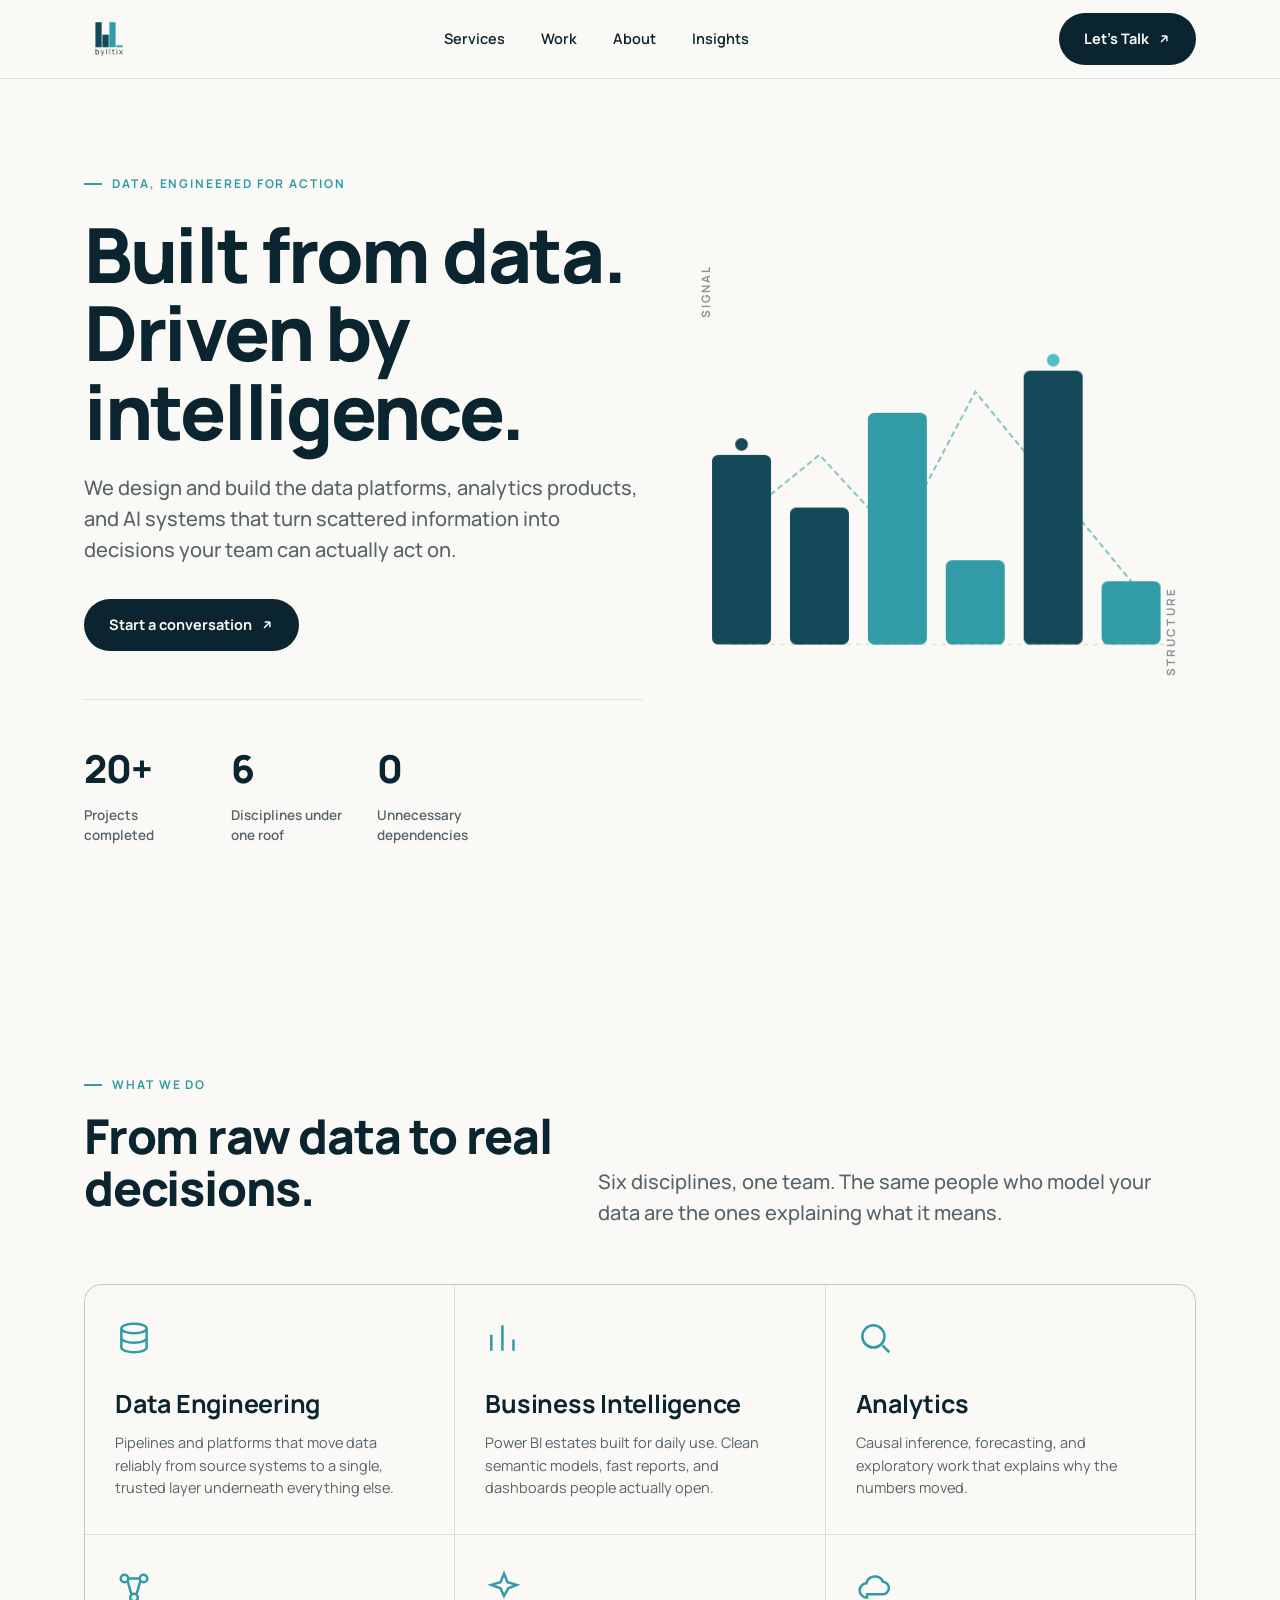
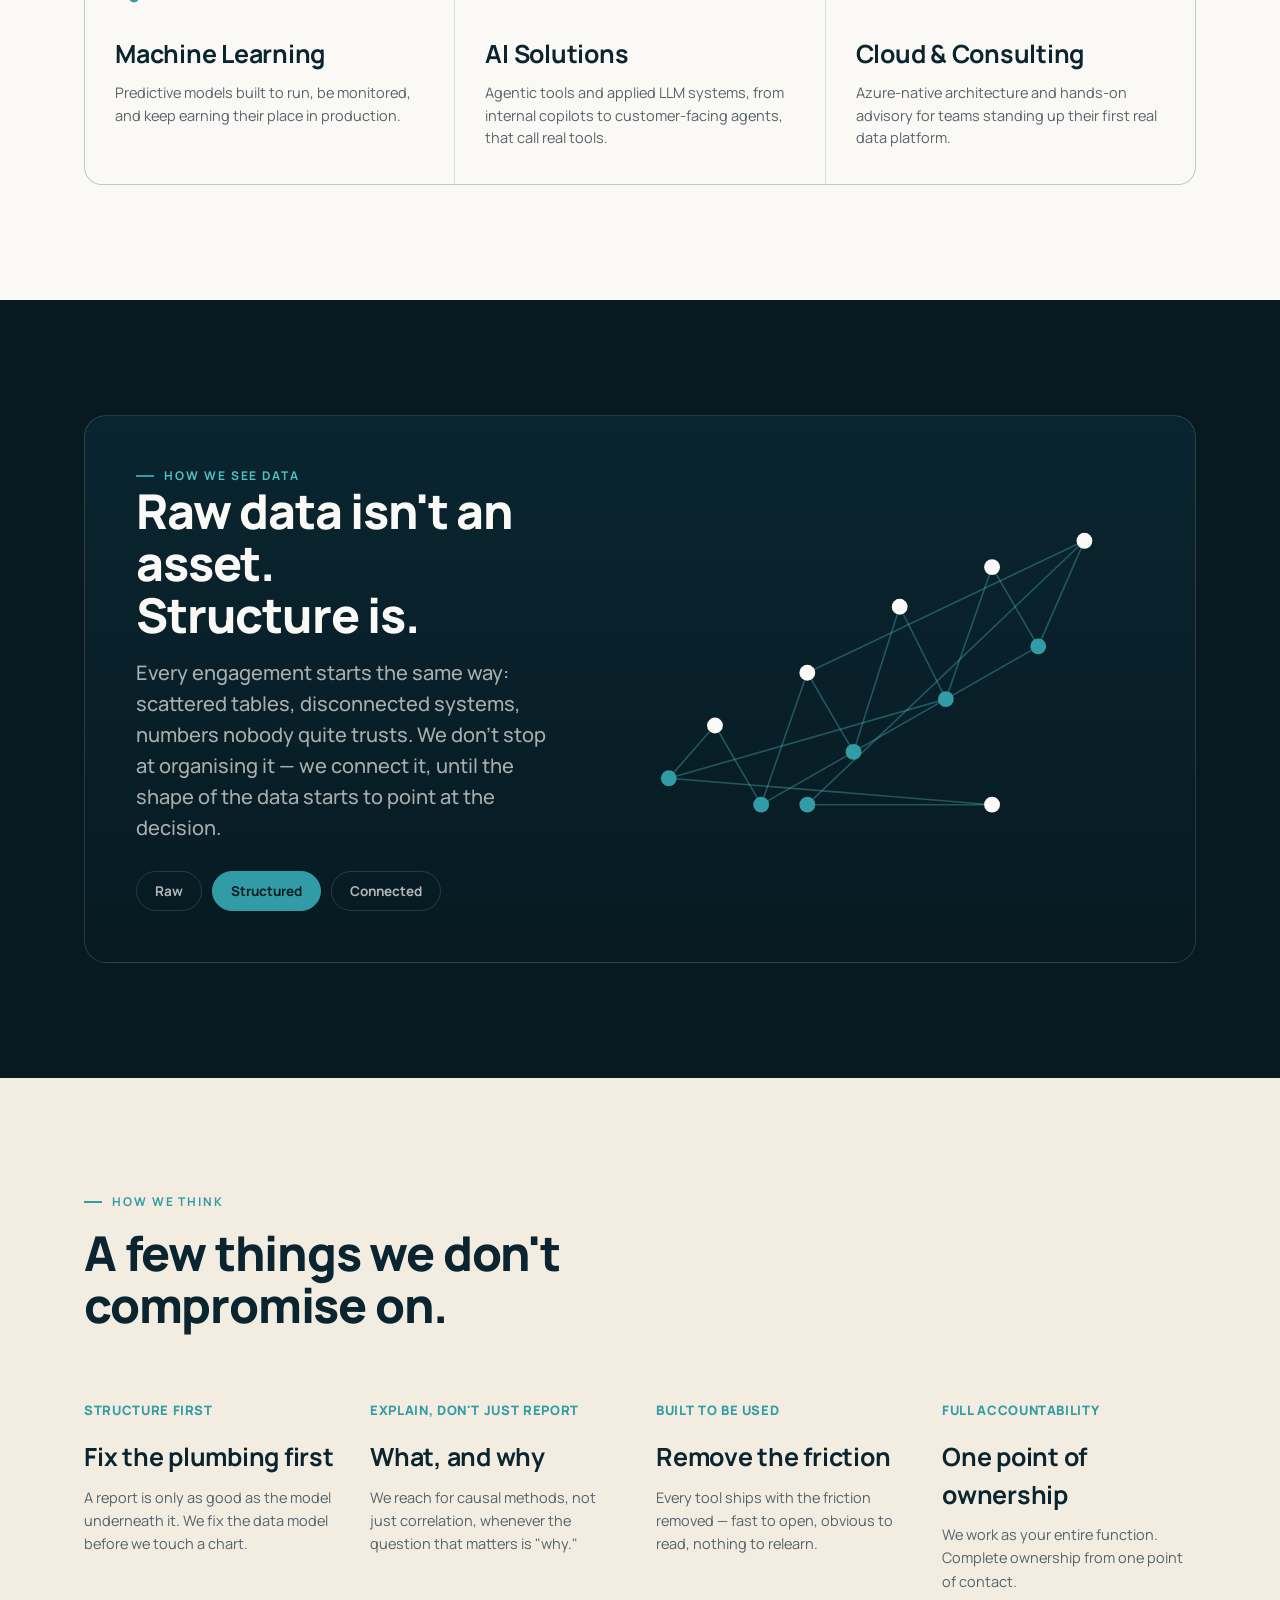
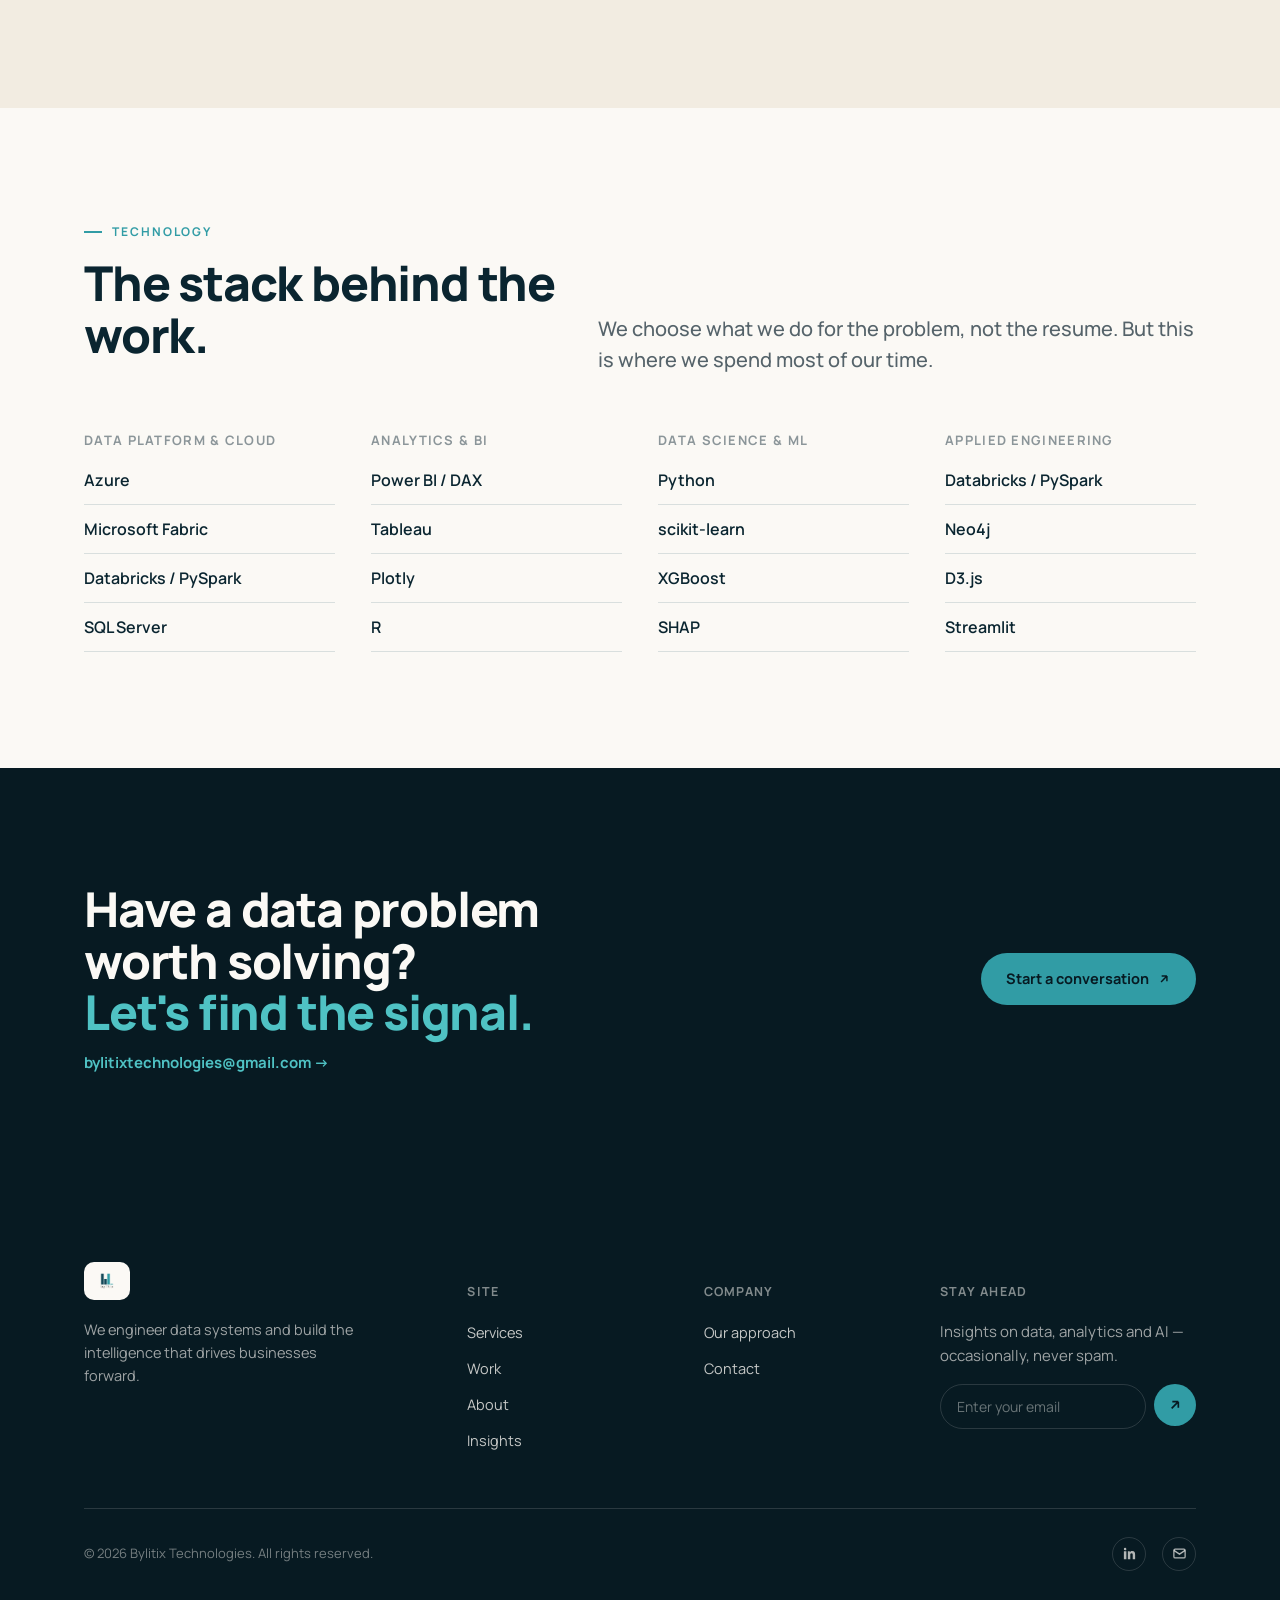
<file: index.html>
<!DOCTYPE html>
<html lang="en">
<head>
<meta charset="UTF-8">
<meta name="viewport" content="width=device-width, initial-scale=1.0">
<title>Bylitix - Data, engineered for action.</title>
<meta name="description" content="Bylitix designs and builds data platforms, analytics products, and AI systems that turn scattered information into decisions you can act on.">
<link rel="icon" href="assets/logo-light.png">
<link rel="stylesheet" href="css/style.css">
</head>
<body>

<!-- ============ NAV ============ -->
<header class="nav">
  <div class="wrap">
    <a href="index.html" class="nav-logo" aria-label="bylitix home">
      <img src="assets/logo-light.png" alt="bylitix">
    </a>
    <nav class="nav-links">
      <a href="services.html">Services</a>
      <a href="work.html">Work</a>
      <a href="about.html">About</a>
      <a href="insights.html">Insights</a>
      <a href="contact.html" class="mobile-cta">Let's Talk →</a>
    </nav>
    <div class="nav-right">
      <a href="contact.html" class="btn btn-primary">
        Let's Talk
        <svg viewBox="0 0 24 24" fill="none" stroke="currentColor" stroke-width="2.5"><path d="M7 17L17 7M17 7H8M17 7V16"/></svg>
      </a>
      <button class="nav-burger" aria-label="Open menu" aria-expanded="false">
        <span></span><span></span><span></span>
      </button>
    </div>
  </div>
</header>

<!-- ============ HERO ============ -->
<section class="hero">
  <div class="wrap">
    <div class="hero-copy">
      <p class="eyebrow">Data, engineered for action</p>
      <h1 class="h1">Built from data.<br>Driven by intelligence.</h1>
      <p class="lede">We design and build the data platforms, analytics products, and AI systems that turn scattered information into decisions your team can actually act on.</p>
      <div class="hero-actions">
        <a href="contact.html" class="btn btn-primary">
          Start a conversation
          <svg viewBox="0 0 24 24" fill="none" stroke="currentColor" stroke-width="2.5"><path d="M7 17L17 7M17 7H8M17 7V16"/></svg>
        </a>
      </div>
      <div class="stat-row">
        <div><div class="stat-num">20+</div><div class="stat-label">Projects completed</div></div>
        <div><div class="stat-num">6</div><div class="stat-label">Disciplines under one roof</div></div>
        <div><div class="stat-num">0</div><div class="stat-label">Unnecessary dependencies</div></div>
      </div>
    </div>
    <div class="hero-viz" aria-hidden="true">
      <svg viewBox="0 0 480 400">
        <text x="18" y="20" transform="rotate(-90 18 20)" font-size="11" font-weight="700" letter-spacing="2" fill="var(--ink-faint)">SIGNAL</text>
        <text x="460" y="360" transform="rotate(-90 460 360)" font-size="11" font-weight="700" letter-spacing="2" fill="var(--ink-faint)">STRUCTURE</text>
        <line x1="40" y1="330" x2="460" y2="330" stroke="var(--line)" stroke-width="1.5" class="viz-line"/>
        <path d="M48,210 L122,150 L196,230 L270,90 L344,180 L418,270" fill="none" stroke="var(--teal)" stroke-width="2" stroke-linecap="round" class="viz-line" opacity="0.55"/>
        <rect class="bar" x="20"  y="150" width="56" height="180" rx="6" fill="var(--navy)"/>
        <rect class="bar" x="94"  y="200" width="56" height="130" rx="6" fill="var(--navy)"/>
        <rect class="bar" x="168" y="110" width="56" height="220" rx="6" fill="var(--teal)"/>
        <rect class="bar" x="242" y="250" width="56" height="80"  rx="6" fill="var(--teal)"/>
        <rect class="bar" x="316" y="70"  width="56" height="260" rx="6" fill="var(--navy)"/>
        <rect class="bar" x="390" y="270" width="56" height="60"  rx="6" fill="var(--teal)"/>
        <circle class="dot" cx="48"  cy="140" r="6" fill="var(--navy)"/>
        <circle class="dot" cx="344" cy="60"  r="6" fill="var(--teal-bright)"/>
      </svg>
    </div>
  </div>
</section>

<!-- ============ WHAT WE DO ============ -->
<section id="services">
  <div class="wrap">
    <div class="section-head">
      <div class="col">
        <p class="eyebrow">What we do</p>
        <h2 class="h2">From raw data to real decisions.</h2>
      </div>
      <p class="lede">Six disciplines, one team. The same people who model your data are the ones explaining what it means.</p>
    </div>

    <div class="grid-6" data-reveal>
      <div class="cap-card">
        <svg class="cap-icon" viewBox="0 0 24 24" fill="none" stroke="currentColor" stroke-width="1.6"><path d="M4 6a8 3 0 0016 0 8 3 0 00-16 0zM4 6v6a8 3 0 0016 0V6M4 12v6a8 3 0 0016 0v-6"/></svg>
        <h3 class="h3">Data Engineering</h3>
        <p>Pipelines and platforms that move data reliably from source systems to a single, trusted layer underneath everything else.</p>
      </div>
      <div class="cap-card">
        <svg class="cap-icon" viewBox="0 0 24 24" fill="none" stroke="currentColor" stroke-width="1.6"><path d="M4 20V10M11 20V4M18 20v-7"/></svg>
        <h3 class="h3">Business Intelligence</h3>
        <p>Power BI estates built for daily use. Clean semantic models, fast reports, and dashboards people actually open.</p>
      </div>
      <div class="cap-card">
        <svg class="cap-icon" viewBox="0 0 24 24" fill="none" stroke="currentColor" stroke-width="1.6"><circle cx="11" cy="11" r="7"/><path d="M21 21l-4.3-4.3"/></svg>
        <h3 class="h3">Analytics</h3>
        <p>Causal inference, forecasting, and exploratory work that explains why the numbers moved.</p>
      </div>
      <div class="cap-card">
        <svg class="cap-icon" viewBox="0 0 24 24" fill="none" stroke="currentColor" stroke-width="1.6"><circle cx="6" cy="6" r="2.4"/><circle cx="18" cy="6" r="2.4"/><circle cx="12" cy="18" r="2.4"/><path d="M7.9 7.4L10.4 16M16.1 7.4L13.6 16M8.4 6h7.2"/></svg>
        <h3 class="h3">Machine Learning</h3>
        <p>Predictive models built to run, be monitored, and keep earning their place in production.</p>
      </div>
      <div class="cap-card">
        <svg class="cap-icon" viewBox="0 0 24 24" fill="none" stroke="currentColor" stroke-width="1.6"><path d="M12 3l2.2 5.3L20 10l-5.3 2.2L12 17l-2.2-4.8L4 10l5.8-1.7L12 3z"/></svg>
        <h3 class="h3">AI Solutions</h3>
        <p>Agentic tools and applied LLM systems, from internal copilots to customer-facing agents, that call real tools.</p>
      </div>
      <div class="cap-card">
        <svg class="cap-icon" viewBox="0 0 24 24" fill="none" stroke="currentColor" stroke-width="1.6"><path d="M7 18a4.5 4.5 0 01-.4-9A5.5 5.5 0 0117 8a4 4 0 01-.5 8H7z"/></svg>
        <h3 class="h3">Cloud &amp; Consulting</h3>
        <p>Azure-native architecture and hands-on advisory for teams standing up their first real data platform.</p>
      </div>
    </div>
  </div>
</section>

<!-- ============ THE DATA (signature interactive) ============ -->
<section class="on-dark">
  <div class="wrap">
    <div class="data-stage">
      <div class="data-grid">
        <div>
          <p class="eyebrow">How we see data</p>
          <h2 class="h2">Raw data isn't an asset.<br>Structure is.</h2>
          <p class="lede" style="margin-top:16px;">Every engagement starts the same way: scattered tables, disconnected systems, numbers nobody quite trusts. We don't stop at organising it — we connect it, until the shape of the data starts to point at the decision.</p>
          <div class="data-toggle" role="group" aria-label="Data visualization state">
            <button data-state="raw" aria-pressed="true">Raw</button>
            <button data-state="structured" aria-pressed="false">Structured</button>
            <button data-state="insight" aria-pressed="false">Connected</button>
          </div>
        </div>
        <div class="data-canvas" id="dataCanvas">
          <svg viewBox="0 0 400 300" preserveAspectRatio="xMidYMid meet">
            <g class="edges">
              <line class="data-edge" x1="0" y1="0" x2="0" y2="0" stroke="var(--teal-bright)" stroke-width="1.2" opacity="0"/>
              <line class="data-edge" x1="0" y1="0" x2="0" y2="0" stroke="var(--teal-bright)" stroke-width="1.2" opacity="0"/>
              <line class="data-edge" x1="0" y1="0" x2="0" y2="0" stroke="var(--teal-bright)" stroke-width="1.2" opacity="0"/>
              <line class="data-edge" x1="0" y1="0" x2="0" y2="0" stroke="var(--teal-bright)" stroke-width="1.2" opacity="0"/>
              <line class="data-edge" x1="0" y1="0" x2="0" y2="0" stroke="var(--teal-bright)" stroke-width="1.2" opacity="0"/>
              <line class="data-edge" x1="0" y1="0" x2="0" y2="0" stroke="var(--teal-bright)" stroke-width="1.2" opacity="0"/>
              <line class="data-edge" x1="0" y1="0" x2="0" y2="0" stroke="var(--teal-bright)" stroke-width="1.2" opacity="0"/>
              <line class="data-edge" x1="0" y1="0" x2="0" y2="0" stroke="var(--teal-bright)" stroke-width="1.2" opacity="0"/>
              <line class="data-edge" x1="0" y1="0" x2="0" y2="0" stroke="var(--teal-bright)" stroke-width="1.2" opacity="0"/>
              <line class="data-edge" x1="0" y1="0" x2="0" y2="0" stroke="var(--teal-bright)" stroke-width="1.2" opacity="0"/>
              <line class="data-edge" x1="0" y1="0" x2="0" y2="0" stroke="var(--teal-bright)" stroke-width="1.2" opacity="0"/>
              <line class="data-edge" x1="0" y1="0" x2="0" y2="0" stroke="var(--teal-bright)" stroke-width="1.2" opacity="0"/>
              <line class="data-edge" x1="0" y1="0" x2="0" y2="0" stroke="var(--teal-bright)" stroke-width="1.2" opacity="0"/>
              <line class="data-edge" x1="0" y1="0" x2="0" y2="0" stroke="var(--teal-bright)" stroke-width="1.2" opacity="0"/>
              <line class="data-edge" x1="0" y1="0" x2="0" y2="0" stroke="var(--teal-bright)" stroke-width="1.2" opacity="0"/>
            </g>
            <g class="nodes">
              <circle class="data-node" cx="0" cy="0" r="6" fill="var(--teal)"/>
              <circle class="data-node" cx="0" cy="0" r="6" fill="var(--cream)"/>
              <circle class="data-node" cx="0" cy="0" r="6" fill="var(--teal)"/>
              <circle class="data-node" cx="0" cy="0" r="6" fill="var(--cream)"/>
              <circle class="data-node" cx="0" cy="0" r="6" fill="var(--teal)"/>
              <circle class="data-node" cx="0" cy="0" r="6" fill="var(--cream)"/>
              <circle class="data-node" cx="0" cy="0" r="6" fill="var(--teal)"/>
              <circle class="data-node" cx="0" cy="0" r="6" fill="var(--cream)"/>
              <circle class="data-node" cx="0" cy="0" r="6" fill="var(--teal)"/>
              <circle class="data-node" cx="0" cy="0" r="6" fill="var(--cream)"/>
              <circle class="data-node" cx="0" cy="0" r="6" fill="var(--teal)"/>
              <circle class="data-node" cx="0" cy="0" r="6" fill="var(--cream)"/>
            </g>
          </svg>
        </div>
      </div>
    </div>
  </div>
</section>

<!-- ============ HOW WE THINK ============ -->
<section class="on-cream-deep">
  <div class="wrap">
    <div class="section-head">
      <div class="col">
        <p class="eyebrow">How we think</p>
        <h2 class="h2">A few things we don't compromise on.</h2>
      </div>
    </div>
    <div class="principles" data-reveal>
      <div class="principle">
        <span class="principle-mark">STRUCTURE FIRST</span>
        <h3 class="h3">Fix the plumbing first</h3>
        <p>A report is only as good as the model underneath it. We fix the data model before we touch a chart.</p>
      </div>
      <div class="principle">
        <span class="principle-mark">EXPLAIN, DON'T JUST REPORT</span>
        <h3 class="h3">What, and why</h3>
        <p>We reach for causal methods, not just correlation, whenever the question that matters is "why."</p>
      </div>
      <div class="principle">
        <span class="principle-mark">BUILT TO BE USED</span>
        <h3 class="h3">Remove the friction</h3>
        <p>Every tool ships with the friction removed — fast to open, obvious to read, nothing to relearn.</p>
      </div>
      <div class="principle">
        <span class="principle-mark">FULL ACCOUNTABILITY</span>
        <h3 class="h3">One point of ownership</h3>
        <p>We work as your entire function. Complete ownership from one point of contact.</p>
      </div>
    </div>
  </div>
</section>

<!-- ============ TECHNOLOGY ============ -->
<section>
  <div class="wrap">
    <div class="section-head">
      <div class="col">
        <p class="eyebrow">Technology</p>
        <h2 class="h2">The stack behind the work.</h2>
      </div>
      <p class="lede">We choose what we do for the problem, not the resume. But this is where we spend most of our time.</p>
    </div>
    <div class="tech-groups" data-reveal>
      <div class="tech-group">
        <h4>Data Platform &amp; Cloud</h4>
        <ul><li>Azure</li><li>Microsoft Fabric</li><li>Databricks / PySpark</li><li>SQL Server</li></ul>
      </div>
      <div class="tech-group">
        <h4>Analytics &amp; BI</h4>
        <ul><li>Power BI / DAX</li><li>Tableau</li><li>Plotly</li><li>R</li></ul>
      </div>
      <div class="tech-group">
        <h4>Data Science &amp; ML</h4>
        <ul><li>Python</li><li>scikit-learn</li><li>XGBoost</li><li>SHAP</li></ul>
      </div>
      <div class="tech-group">
        <h4>Applied Engineering</h4>
        <ul><li>Databricks / PySpark</li><li>Neo4j</li><li>D3.js</li><li>Streamlit</li></ul>
      </div>
    </div>
  </div>
</section>

<!-- ============ CTA ============ -->
<section class="cta-band on-dark">
  <div class="wrap">
    <div>
      <h2 class="h2">Have a data problem worth solving?<br><span style="color:var(--teal-bright)">Let's find the signal.</span></h2>
      <a href="mailto:bylitixtechnologies@gmail.com" class="cta-email">bylitixtechnologies@gmail.com →</a>
    </div>
    <a href="contact.html" class="btn btn-primary" style="background:var(--teal); color:var(--navy-black);">
      Start a conversation
      <svg viewBox="0 0 24 24" fill="none" stroke="currentColor" stroke-width="2.5"><path d="M7 17L17 7M17 7H8M17 7V16"/></svg>
    </a>
  </div>
</section>

<!-- ============ FOOTER ============ -->
<footer class="footer on-dark">
  <div class="wrap">
    <div class="footer-top">
      <div class="footer-brand">
        <span class="logo-chip"><img src="assets/logo-light.png" alt="bylitix"></span>
        <p>We engineer data systems and build the intelligence that drives businesses forward.</p>
      </div>
      <div class="footer-col">
        <h5>Site</h5>
        <ul>
          <li><a href="services.html">Services</a></li>
          <li><a href="work.html">Work</a></li>
          <li><a href="about.html">About</a></li>
          <li><a href="insights.html">Insights</a></li>
        </ul>
      </div>
      <div class="footer-col">
        <h5>Company</h5>
        <ul>
          <li><a href="about.html">Our approach</a></li>
          <li><a href="contact.html">Contact</a></li>
        </ul>
      </div>
      <div class="footer-col">
        <h5>Stay ahead</h5>
        <p class="body-sm" style="color:rgba(251,249,245,.62); margin-bottom:14px;">Insights on data, analytics and AI — occasionally, never spam.</p>
        <form class="footer-form" data-form action="https://formspree.io/f/mrpgblbp" method="POST">
          <input type="hidden" name="_subject" value="New newsletter signup from Bylitix website">
          <input type="email" name="email" placeholder="Enter your email" required aria-label="Email address" autocomplete="email">
          <button type="submit" aria-label="Subscribe">
            <svg viewBox="0 0 24 24" fill="none" stroke="currentColor" stroke-width="2.5"><path d="M7 17L17 7M17 7H8M17 7V16"/></svg>
          </button>
        </form>
      </div>
    </div>
    <div class="footer-bottom">
      <p>© <span id="year"></span> Bylitix Technologies. All rights reserved.</p>
      <div class="footer-social">
        <a href="https://www.linkedin.com/company/bylitix" aria-label="LinkedIn"><svg viewBox="0 0 24 24" fill="currentColor"><path d="M6.94 5a2 2 0 11-4-.002 2 2 0 014 .002zM7 8.48H3V21h4V8.48zM13.32 8.48H9.34V21h3.94v-6.57c0-1.45.28-2.85 2.08-2.85 1.78 0 1.8 1.66 1.8 2.94V21H21v-7.02c0-3.42-.74-6.05-4.73-6.05-1.92 0-3.2 1.05-3.73 2.05h-.05V8.48z"/></svg></a>
        <a href="mailto:hello@bylitix.com" aria-label="Email"><svg viewBox="0 0 24 24" fill="none" stroke="currentColor" stroke-width="2"><rect x="3" y="5" width="18" height="14" rx="2"/><path d="M3 7l9 6 9-6"/></svg></a>
      </div>
    </div>
  </div>
</footer>

<script src="js/main.js"></script>
</body>
</html>
</file>
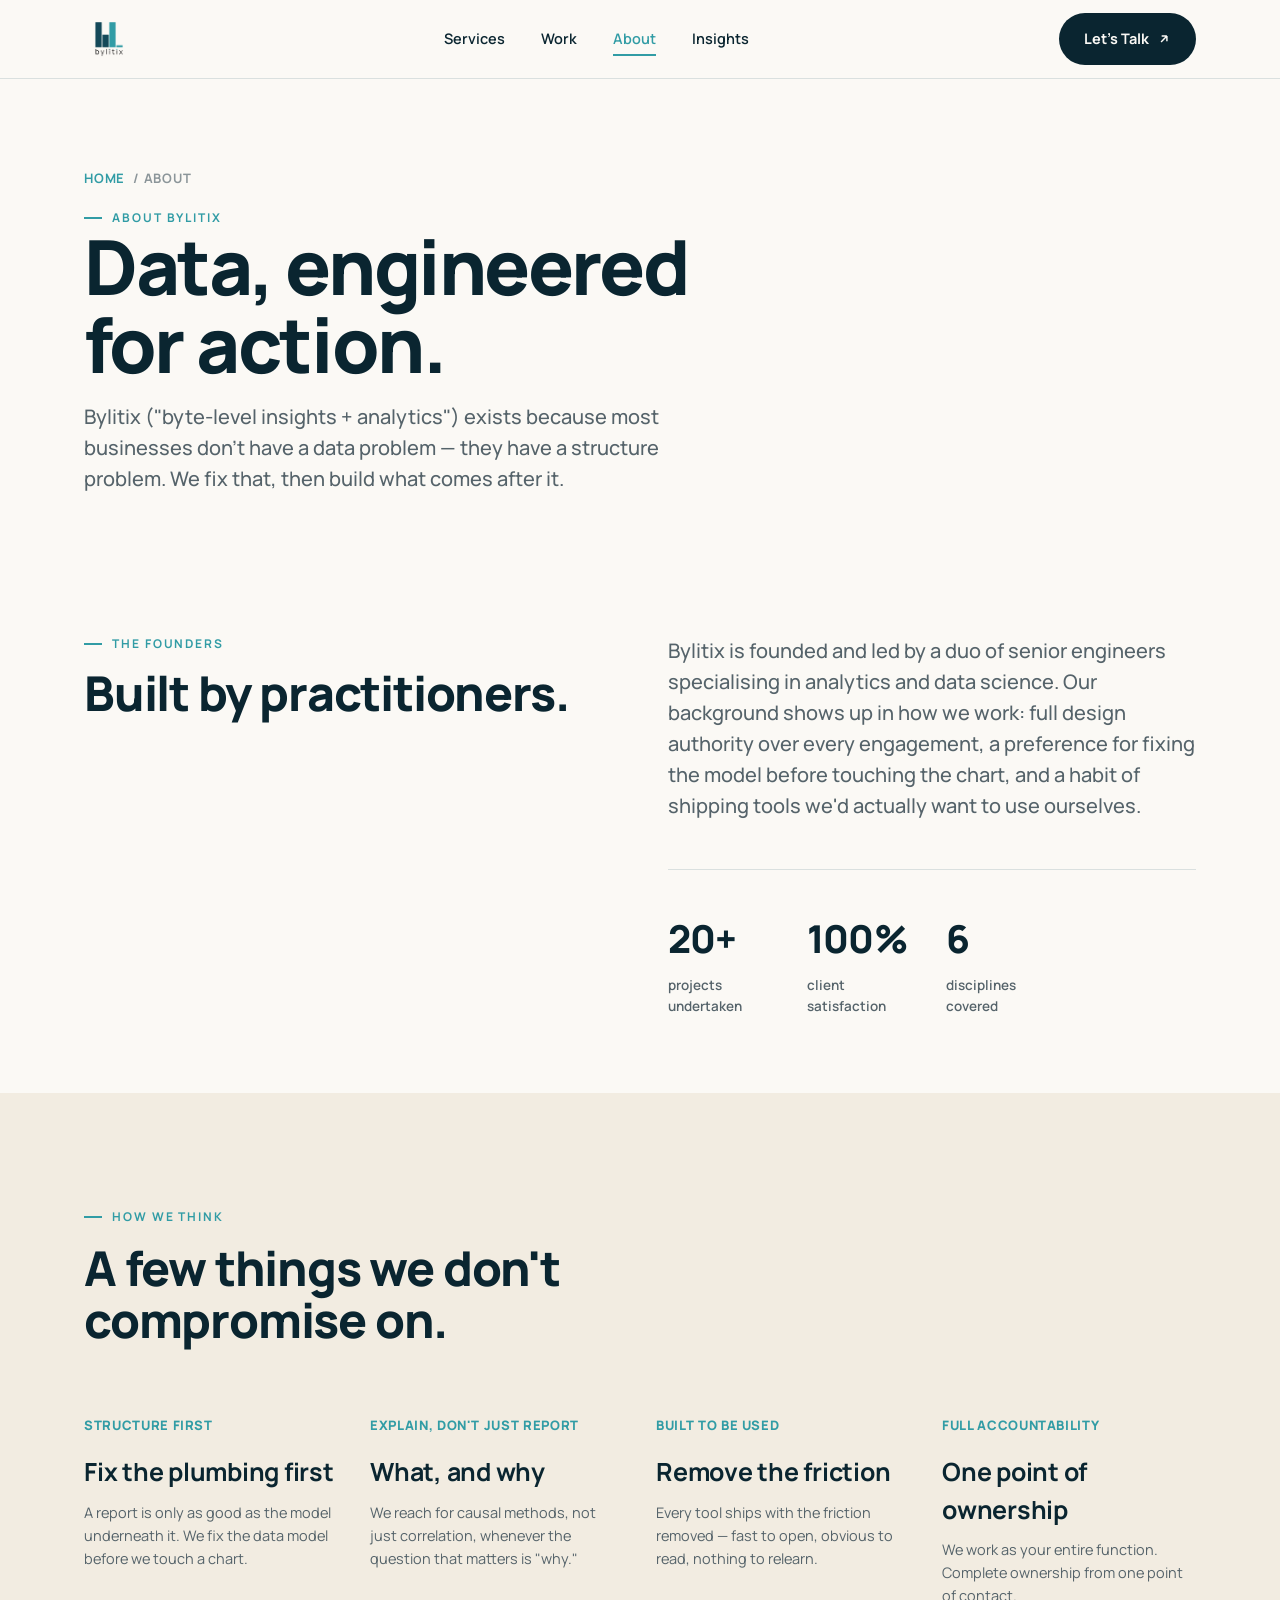
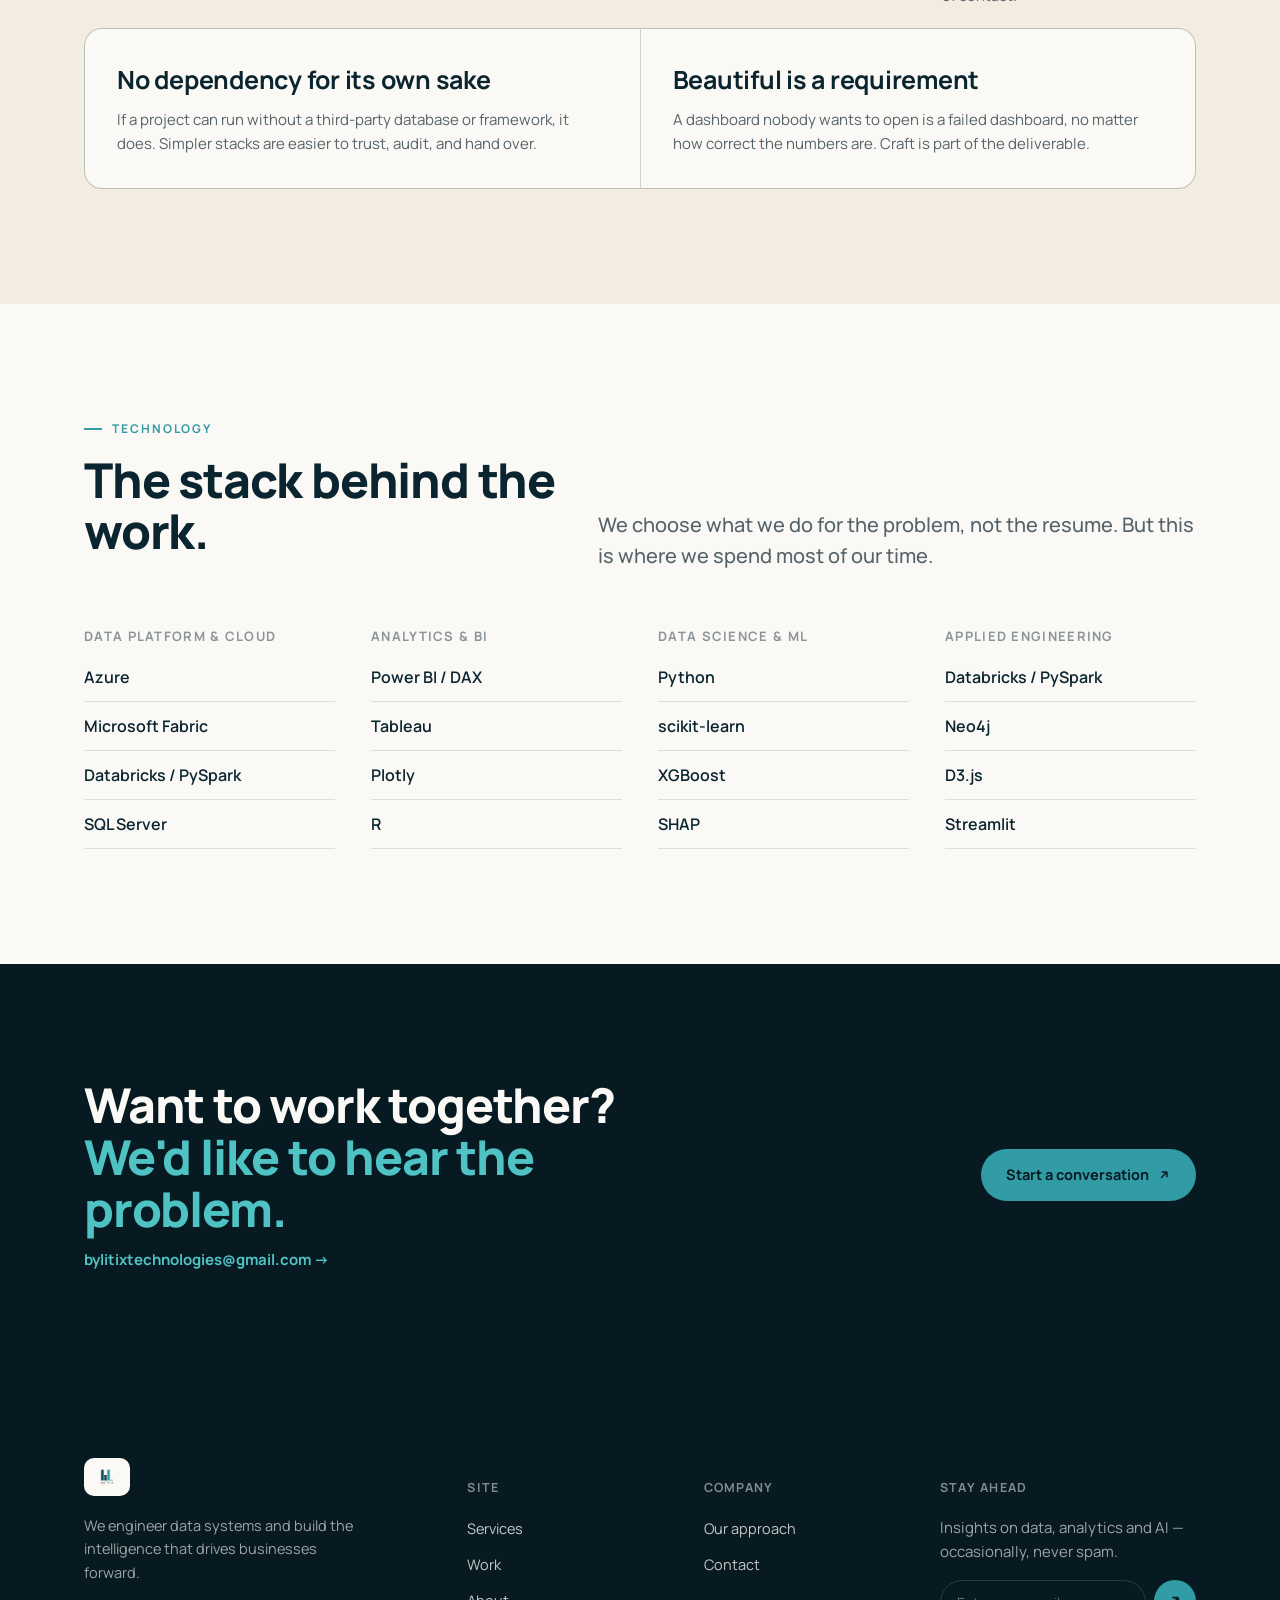
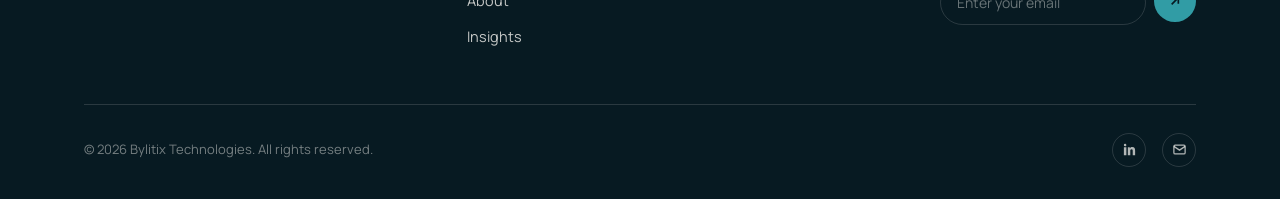
<file: about.html>
<!DOCTYPE html>
<html lang="en">
<head>
<meta charset="UTF-8">
<meta name="viewport" content="width=device-width, initial-scale=1.0">
<title>About - Bylitix</title>
<meta name="description" content="Bylitix is a data engineering and analytics studio built around one accountable team, full design authority, and a bias against unnecessary dependencies.">
<link rel="icon" href="assets/logo-light.png">
<link rel="stylesheet" href="css/style.css">
</head>
<body>

<header class="nav">
  <div class="wrap">
    <a href="index.html" class="nav-logo" aria-label="bylitix home">
      <img src="assets/logo-light.png" alt="bylitix">
    </a>
    <nav class="nav-links">
      <a href="services.html">Services</a>
      <a href="work.html">Work</a>
      <a href="about.html" aria-current="page">About</a>
      <a href="insights.html">Insights</a>
      <a href="contact.html" class="mobile-cta">Let's Talk →</a>
    </nav>
    <div class="nav-right">
      <a href="contact.html" class="btn btn-primary">
        Let's Talk
        <svg viewBox="0 0 24 24" fill="none" stroke="currentColor" stroke-width="2.5"><path d="M7 17L17 7M17 7H8M17 7V16"/></svg>
      </a>
      <button class="nav-burger" aria-label="Open menu" aria-expanded="false">
        <span></span><span></span><span></span>
      </button>
    </div>
  </div>
</header>

<section class="page-hero">
  <div class="wrap">
    <p class="breadcrumb"><a href="index.html">Home</a> / About</p>
    <p class="eyebrow">About Bylitix</p>
    <h1 class="h1">Data, engineered<br>for action.</h1>
    <p class="lede" style="margin-top:18px;">Bylitix ("byte-level insights + analytics") exists because most businesses don't have a data problem — they have a structure problem. We fix that, then build what comes after it.</p>
  </div>
</section>

<section class="section-tight">
  <div class="wrap two-col">
    <div>
      <p class="eyebrow">The founders</p>
      <h2 class="h2" style="margin-top:14px;">Built by practitioners.</h2>
    </div>
    <div>
      <p class="lede" style="max-width:60ch;">Bylitix is founded and led by a duo of senior engineers specialising in analytics and data science. Our background shows up in how we work: full design authority over every engagement, a preference for fixing the model before touching the chart, and a habit of shipping tools we'd actually want to use ourselves.</p>
      <div class="stat-row">
        <div><div class="stat-num">20+</div><div class="stat-label">projects undertaken</div></div>
        <div><div class="stat-num">100%</div><div class="stat-label">client satisfaction</div></div>
        <div><div class="stat-num">6</div><div class="stat-label">disciplines covered</div></div>
      </div>
    </div>
  </div>
</section>

<section class="on-cream-deep">
  <div class="wrap">
    <div class="section-head">
      <div class="col">
        <p class="eyebrow">How we think</p>
        <h2 class="h2">A few things we don't compromise on.</h2>
      </div>
    </div>
    <div class="principles" data-reveal>
      <div class="principle">
        <span class="principle-mark">STRUCTURE FIRST</span>
        <h3 class="h3">Fix the plumbing first</h3>
        <p>A report is only as good as the model underneath it. We fix the data model before we touch a chart.</p>
      </div>
      <div class="principle">
        <span class="principle-mark">EXPLAIN, DON'T JUST REPORT</span>
        <h3 class="h3">What, and why</h3>
        <p>We reach for causal methods, not just correlation, whenever the question that matters is "why."</p>
      </div>
      <div class="principle">
        <span class="principle-mark">BUILT TO BE USED</span>
        <h3 class="h3">Remove the friction</h3>
        <p>Every tool ships with the friction removed — fast to open, obvious to read, nothing to relearn.</p>
      </div>
      <div class="principle">
        <span class="principle-mark">FULL ACCOUNTABILITY</span>
        <h3 class="h3">One point of ownership</h3>
        <p>We work as your entire function. Complete ownership from one point of contact.</p>
      </div>
    </div>

    <div class="about-vals" data-reveal>
      <div class="about-val">
        <h3 class="h3">No dependency for its own sake</h3>
        <p class="body-sm" style="margin-top:10px;">If a project can run without a third-party database or framework, it does. Simpler stacks are easier to trust, audit, and hand over.</p>
      </div>
      <div class="about-val">
        <h3 class="h3">Beautiful is a requirement</h3>
        <p class="body-sm" style="margin-top:10px;">A dashboard nobody wants to open is a failed dashboard, no matter how correct the numbers are. Craft is part of the deliverable.</p>
      </div>
    </div>
  </div>
</section>

<section>
  <div class="wrap">
    <div class="section-head">
      <div class="col">
        <p class="eyebrow">Technology</p>
        <h2 class="h2">The stack behind the work.</h2>
      </div>
      <p class="lede">We choose what we do for the problem, not the resume. But this is where we spend most of our time.</p>
    </div>
    <div class="tech-groups" data-reveal>
      <div class="tech-group">
        <h4>Data Platform &amp; Cloud</h4>
        <ul><li>Azure</li><li>Microsoft Fabric</li><li>Databricks / PySpark</li><li>SQL Server</li></ul>
      </div>
      <div class="tech-group">
        <h4>Analytics &amp; BI</h4>
        <ul><li>Power BI / DAX</li><li>Tableau</li><li>Plotly</li><li>R</li></ul>
      </div>
      <div class="tech-group">
        <h4>Data Science &amp; ML</h4>
        <ul><li>Python</li><li>scikit-learn</li><li>XGBoost</li><li>SHAP</li></ul>
      </div>
      <div class="tech-group">
        <h4>Applied Engineering</h4>
        <ul><li>Databricks / PySpark</li><li>Neo4j</li><li>D3.js</li><li>Streamlit</li></ul>
      </div>
    </div>
  </div>
</section>

<section class="cta-band on-dark">
  <div class="wrap">
    <div>
      <h2 class="h2">Want to work together?<br><span style="color:var(--teal-bright)">We'd like to hear the problem.</span></h2>
      <a href="mailto:bylitixtechnologies@gmail.com" class="cta-email">bylitixtechnologies@gmail.com →</a>
    </div>
    <a href="contact.html" class="btn btn-primary" style="background:var(--teal); color:var(--navy-black);">
      Start a conversation
      <svg viewBox="0 0 24 24" fill="none" stroke="currentColor" stroke-width="2.5"><path d="M7 17L17 7M17 7H8M17 7V16"/></svg>
    </a>
  </div>
</section>

<footer class="footer on-dark">
  <div class="wrap">
    <div class="footer-top">
      <div class="footer-brand">
        <span class="logo-chip"><img src="assets/logo-light.png" alt="bylitix"></span>
        <p>We engineer data systems and build the intelligence that drives businesses forward.</p>
      </div>
      <div class="footer-col">
        <h5>Site</h5>
        <ul>
          <li><a href="services.html">Services</a></li>
          <li><a href="work.html">Work</a></li>
          <li><a href="about.html">About</a></li>
          <li><a href="insights.html">Insights</a></li>
        </ul>
      </div>
      <div class="footer-col">
        <h5>Company</h5>
        <ul>
          <li><a href="about.html">Our approach</a></li>
          <li><a href="contact.html">Contact</a></li>
        </ul>
      </div>
      <div class="footer-col">
        <h5>Stay ahead</h5>
        <p class="body-sm" style="color:rgba(251,249,245,.62); margin-bottom:14px;">Insights on data, analytics and AI — occasionally, never spam.</p>
        <form class="footer-form" data-form action="https://formspree.io/f/mrpgblbp" method="POST">
          <input type="hidden" name="_subject" value="New newsletter signup from Bylitix website">
          <input type="email" name="email" placeholder="Enter your email" required aria-label="Email address" autocomplete="email">
          <button type="submit" aria-label="Subscribe">
            <svg viewBox="0 0 24 24" fill="none" stroke="currentColor" stroke-width="2.5"><path d="M7 17L17 7M17 7H8M17 7V16"/></svg>
          </button>
        </form>
      </div>
    </div>
    <div class="footer-bottom">
      <p>© <span id="year"></span> Bylitix Technologies. All rights reserved.</p>
      <div class="footer-social">
        <a href="https://www.linkedin.com/company/bylitix" aria-label="LinkedIn"><svg viewBox="0 0 24 24" fill="currentColor"><path d="M6.94 5a2 2 0 11-4-.002 2 2 0 014 .002zM7 8.48H3V21h4V8.48zM13.32 8.48H9.34V21h3.94v-6.57c0-1.45.28-2.85 2.08-2.85 1.78 0 1.8 1.66 1.8 2.94V21H21v-7.02c0-3.42-.74-6.05-4.73-6.05-1.92 0-3.2 1.05-3.73 2.05h-.05V8.48z"/></svg></a>
        <a href="mailto:bylitixtechnologies@gmail.com" aria-label="Email"><svg viewBox="0 0 24 24" fill="none" stroke="currentColor" stroke-width="2"><rect x="3" y="5" width="18" height="14" rx="2"/><path d="M3 7l9 6 9-6"/></svg></a>
      </div>
    </div>
  </div>
</footer>

<script src="js/main.js"></script>
</body>
</html>
</file>
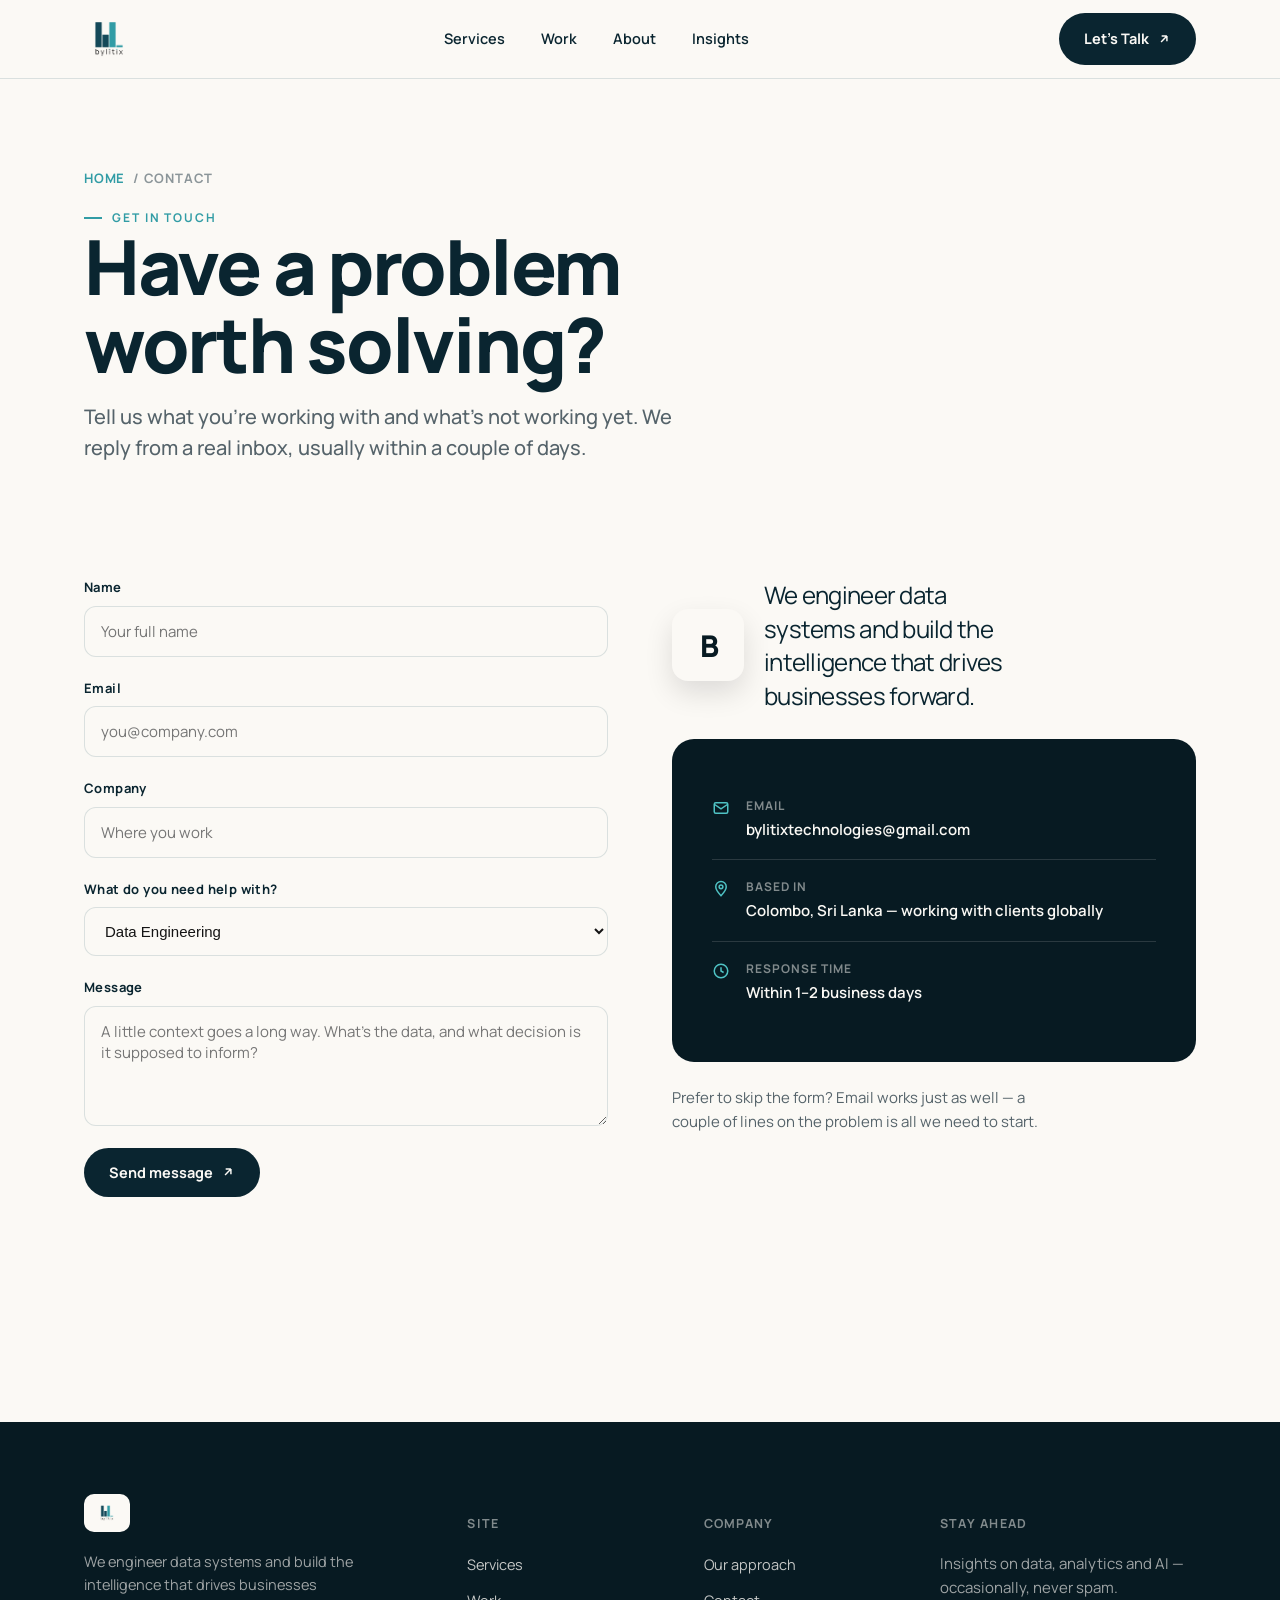
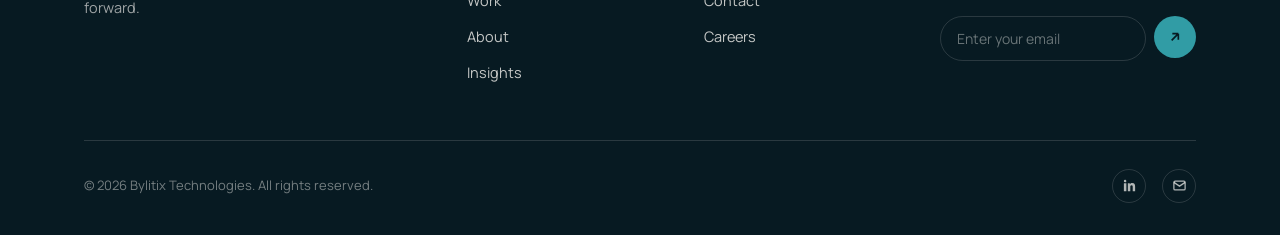
<file: contact.html>
<!DOCTYPE html>
<html lang="en">
<head>
<meta charset="UTF-8">
<meta name="viewport" content="width=device-width, initial-scale=1.0">
<title>Contact - Bylitix</title>
<meta name="description" content="Have a data problem worth solving? Get in touch with Bylitix.">
<link rel="icon" href="assets/logo-light.png">
<link rel="stylesheet" href="css/style.css">
</head>
<body>

<header class="nav">
  <div class="wrap">
    <a href="index.html" class="nav-logo" aria-label="bylitix home">
      <img src="assets/logo-light.png" alt="bylitix">
    </a>
    <nav class="nav-links">
      <a href="services.html">Services</a>
      <a href="work.html">Work</a>
      <a href="about.html">About</a>
      <a href="insights.html">Insights</a>
      <a href="contact.html" class="mobile-cta" aria-current="page">Let's Talk →</a>
    </nav>
    <div class="nav-right">
      <a href="contact.html" class="btn btn-primary">
        Let's Talk
        <svg viewBox="0 0 24 24" fill="none" stroke="currentColor" stroke-width="2.5"><path d="M7 17L17 7M17 7H8M17 7V16"/></svg>
      </a>
      <button class="nav-burger" aria-label="Open menu" aria-expanded="false">
        <span></span><span></span><span></span>
      </button>
    </div>
  </div>
</header>

<section class="page-hero" style="padding-bottom:0;">
  <div class="wrap">
    <p class="breadcrumb"><a href="index.html">Home</a> / Contact</p>
    <p class="eyebrow">Get in touch</p>
    <h1 class="h1">Have a problem<br>worth solving?</h1>
    <p class="lede" style="margin-top:18px;">Tell us what you're working with and what's not working yet. We reply from a real inbox, usually within a couple of days.</p>
  </div>
</section>

<section>
  <div class="wrap contact-grid">
    <form data-form action="https://formspree.io/f/mrpgblbp" method="POST">
      <input type="hidden" name="_subject" value="New inquiry from Bylitix website">
      <div class="field">
        <label for="name">Name</label>
        <input id="name" name="name" type="text" placeholder="Your full name" required>
      </div>
      <div class="field">
        <label for="email">Email</label>
        <input id="email" name="email" type="email" placeholder="you@company.com" required>
      </div>
      <div class="field">
        <label for="company">Company</label>
        <input id="company" name="company" type="text" placeholder="Where you work">
      </div>
      <div class="field">
        <label for="project">What do you need help with?</label>
        <select id="project" name="project">
          <option>Data Engineering</option>
          <option>Business Intelligence</option>
          <option>Analytics</option>
          <option>Machine Learning</option>
          <option>AI Solutions</option>
          <option>Cloud &amp; Consulting</option>
          <option>Not sure yet</option>
        </select>
      </div>
      <div class="field">
        <label for="message">Message</label>
        <textarea id="message" name="message" placeholder="A little context goes a long way. What's the data, and what decision is it supposed to inform?" required></textarea>
      </div>
      <button type="submit" class="btn btn-primary">
        Send message
        <svg viewBox="0 0 24 24" fill="none" stroke="currentColor" stroke-width="2.5"><path d="M7 17L17 7M17 7H8M17 7V16"/></svg>
      </button>
    </form>

    <div>
      <div class="contact-brand">
        <div class="brand-mark" aria-label="Bylitix monogram">B</div>
        <p>We engineer data systems and build the intelligence that drives businesses forward.</p>
      </div>
      <div class="contact-info-card">
        <div class="contact-row">
          <svg viewBox="0 0 24 24" fill="none" stroke="currentColor" stroke-width="2"><rect x="3" y="5" width="18" height="14" rx="2"/><path d="M3 7l9 6 9-6"/></svg>
          <div>
            <div class="lbl">Email</div>
            <div class="val"><a href="mailto:bylitixtechnologies@gmail.com">bylitixtechnologies@gmail.com</a></div>
          </div>
        </div>
        <div class="contact-row">
          <svg viewBox="0 0 24 24" fill="none" stroke="currentColor" stroke-width="2"><path d="M12 21s7-7.58 7-12a7 7 0 10-14 0c0 4.42 7 12 7 12z"/><circle cx="12" cy="9" r="2.5"/></svg>
          <div>
            <div class="lbl">Based in</div>
            <div class="val">Colombo, Sri Lanka — working with clients globally</div>
          </div>
        </div>
        <div class="contact-row">
          <svg viewBox="0 0 24 24" fill="none" stroke="currentColor" stroke-width="2"><circle cx="12" cy="12" r="9"/><path d="M12 7v5l3.5 2"/></svg>
          <div>
            <div class="lbl">Response time</div>
            <div class="val">Within 1–2 business days</div>
          </div>
        </div>
      </div>
      <p class="body-sm" style="margin-top:24px; max-width:42ch;">Prefer to skip the form? Email works just as well — a couple of lines on the problem is all we need to start.</p>
    </div>
  </div>
</section>

<footer class="footer on-dark" style="margin-top:clamp(64px,9vw,110px);">
  <div class="wrap">
    <div class="footer-top">
      <div class="footer-brand">
        <span class="logo-chip"><img src="assets/logo-light.png" alt="bylitix"></span>
        <p>We engineer data systems and build the intelligence that drives businesses forward.</p>
      </div>
      <div class="footer-col">
        <h5>Site</h5>
        <ul>
          <li><a href="services.html">Services</a></li>
          <li><a href="work.html">Work</a></li>
          <li><a href="about.html">About</a></li>
          <li><a href="insights.html">Insights</a></li>
        </ul>
      </div>
      <div class="footer-col">
        <h5>Company</h5>
        <ul>
          <li><a href="about.html">Our approach</a></li>
          <li><a href="contact.html">Contact</a></li>
          <li><a href="contact.html">Careers</a></li>
        </ul>
      </div>
      <div class="footer-col">
        <h5>Stay ahead</h5>
        <p class="body-sm" style="color:rgba(251,249,245,.62); margin-bottom:14px;">Insights on data, analytics and AI — occasionally, never spam.</p>
        <form class="footer-form" data-form>
          <input type="email" placeholder="Enter your email" required aria-label="Email address">
          <button type="submit" aria-label="Subscribe">
            <svg viewBox="0 0 24 24" fill="none" stroke="currentColor" stroke-width="2.5"><path d="M7 17L17 7M17 7H8M17 7V16"/></svg>
          </button>
        </form>
      </div>
    </div>
    <div class="footer-bottom">
      <p>© <span id="year"></span> Bylitix Technologies. All rights reserved.</p>
      <div class="footer-social">
        <a href="https://www.linkedin.com/company/bylitix" aria-label="LinkedIn"><svg viewBox="0 0 24 24" fill="currentColor"><path d="M6.94 5a2 2 0 11-4-.002 2 2 0 014 .002zM7 8.48H3V21h4V8.48zM13.32 8.48H9.34V21h3.94v-6.57c0-1.45.28-2.85 2.08-2.85 1.78 0 1.8 1.66 1.8 2.94V21H21v-7.02c0-3.42-.74-6.05-4.73-6.05-1.92 0-3.2 1.05-3.73 2.05h-.05V8.48z"/></svg></a>
        <a href="mailto:bylitixtechnologies@gmail.com" aria-label="Email"><svg viewBox="0 0 24 24" fill="none" stroke="currentColor" stroke-width="2"><rect x="3" y="5" width="18" height="14" rx="2"/><path d="M3 7l9 6 9-6"/></svg></a>
      </div>
    </div>
  </div>
</footer>

<script src="js/main.js"></script>
</body>
</html>
</file>
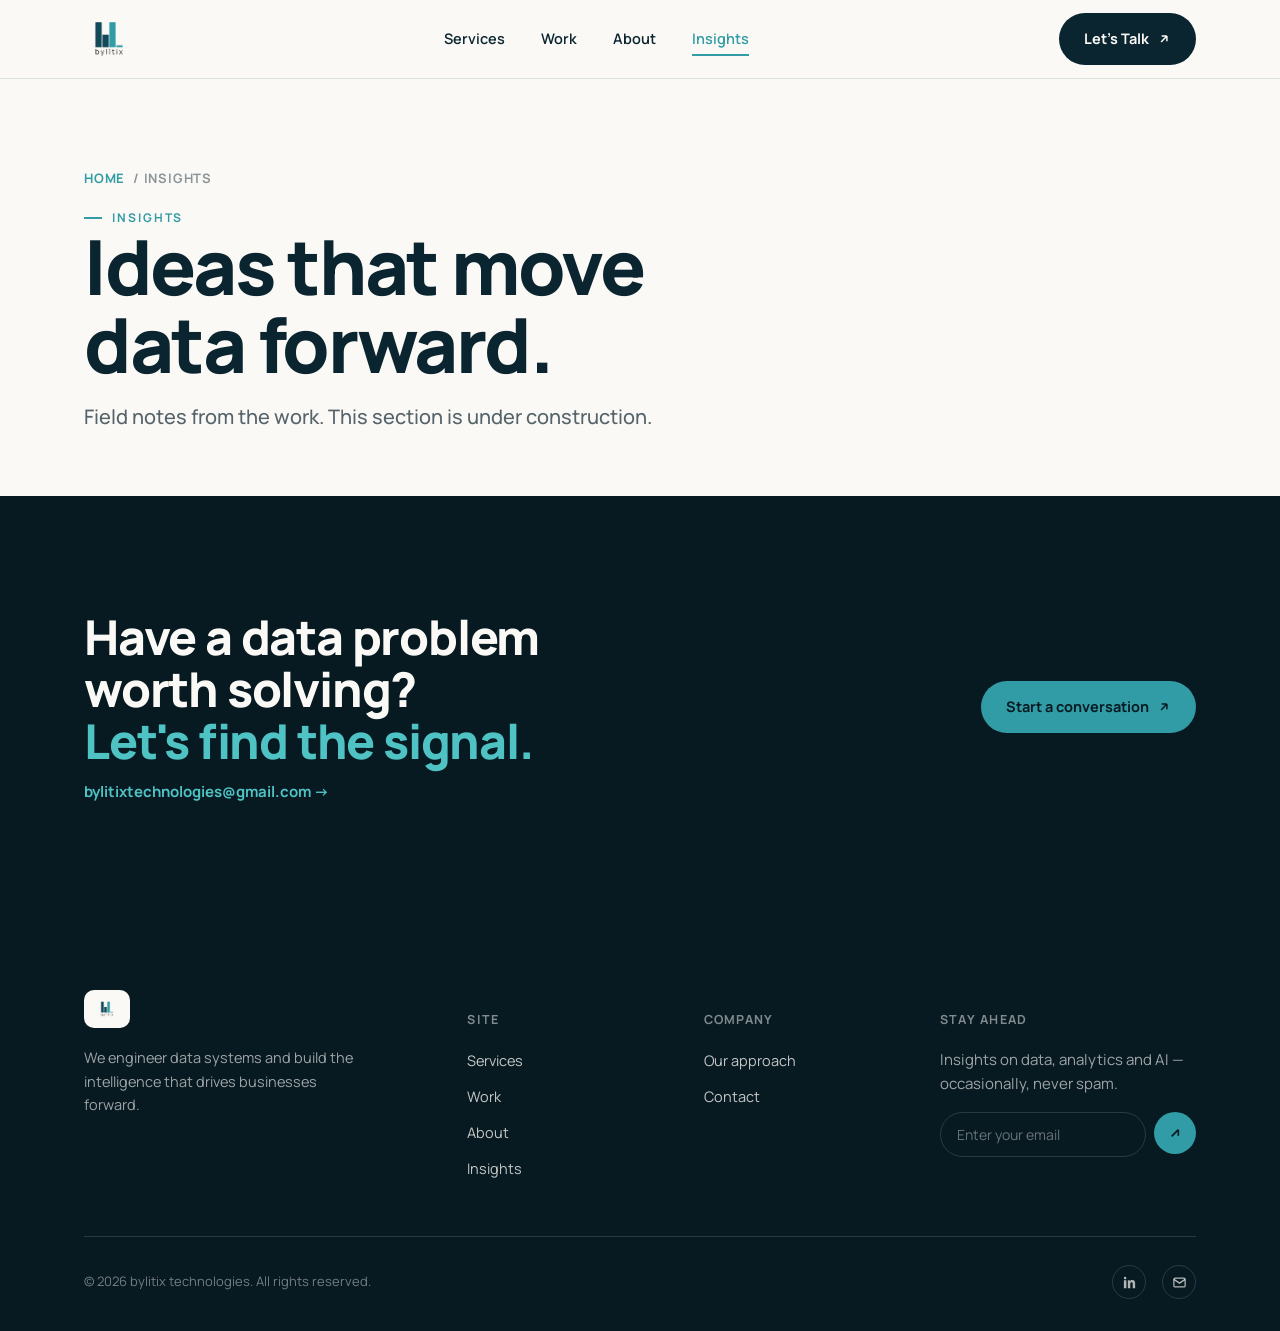
<file: insights.html>
<!DOCTYPE html>
<html lang="en">
<head>
<meta charset="UTF-8">
<meta name="viewport" content="width=device-width, initial-scale=1.0">
<title>Insights - Bylitix</title>
<meta name="description" content="Notes on data engineering, analytics, and applied AI from the Bylitix team.">
<link rel="icon" href="assets/logo-light.png">
<link rel="stylesheet" href="css/style.css">
</head>
<body>

<header class="nav">
  <div class="wrap">
    <a href="index.html" class="nav-logo" aria-label="bylitix home">
      <img src="assets/logo-light.png" alt="bylitix">
    </a>
    <nav class="nav-links">
      <a href="services.html">Services</a>
      <a href="work.html">Work</a>
      <a href="about.html">About</a>
      <a href="insights.html" aria-current="page">Insights</a>
      <a href="contact.html" class="mobile-cta">Let's Talk →</a>
    </nav>
    <div class="nav-right">
      <a href="contact.html" class="btn btn-primary">
        Let's Talk
        <svg viewBox="0 0 24 24" fill="none" stroke="currentColor" stroke-width="2.5"><path d="M7 17L17 7M17 7H8M17 7V16"/></svg>
      </a>
      <button class="nav-burger" aria-label="Open menu" aria-expanded="false">
        <span></span><span></span><span></span>
      </button>
    </div>
  </div>
</header>

<section class="page-hero">
  <div class="wrap">
    <p class="breadcrumb"><a href="index.html">Home</a> / Insights</p>
    <p class="eyebrow">Insights</p>
    <h1 class="h1">Ideas that move<br>data forward.</h1>
    <p class="lede" style="margin-top:18px;">Field notes from the work. This section is under construction.</p>
  </div>
</section>

<section class="cta-band on-dark">
  <div class="wrap">
    <div>
      <h2 class="h2">Have a data problem worth solving?<br><span style="color:var(--teal-bright)">Let's find the signal.</span></h2>
      <a href="mailto:bylitixtechnologies@gmail.com" class="cta-email">bylitixtechnologies@gmail.com →</a>
    </div>
    <a href="contact.html" class="btn btn-primary" style="background:var(--teal); color:var(--navy-black);">
      Start a conversation
      <svg viewBox="0 0 24 24" fill="none" stroke="currentColor" stroke-width="2.5"><path d="M7 17L17 7M17 7H8M17 7V16"/></svg>
    </a>
  </div>
</section>

<footer class="footer on-dark">
  <div class="wrap">
    <div class="footer-top">
      <div class="footer-brand">
        <span class="logo-chip"><img src="assets/logo-light.png" alt="bylitix"></span>
        <p>We engineer data systems and build the intelligence that drives businesses forward.</p>
      </div>
      <div class="footer-col">
        <h5>Site</h5>
        <ul>
          <li><a href="services.html">Services</a></li>
          <li><a href="work.html">Work</a></li>
          <li><a href="about.html">About</a></li>
          <li><a href="insights.html">Insights</a></li>
        </ul>
      </div>
      <div class="footer-col">
        <h5>Company</h5>
        <ul>
          <li><a href="about.html">Our approach</a></li>
          <li><a href="contact.html">Contact</a></li>
        </ul>
      </div>
      <div class="footer-col">
        <h5>Stay ahead</h5>
        <p class="body-sm" style="color:rgba(251,249,245,.62); margin-bottom:14px;">Insights on data, analytics and AI — occasionally, never spam.</p>
        <form class="footer-form" data-form action="https://formspree.io/f/mrpgblbp" method="POST">
          <input type="hidden" name="_subject" value="New newsletter signup from Bylitix website">
          <input type="email" name="email" placeholder="Enter your email" required aria-label="Email address" autocomplete="email">
          <button type="submit" aria-label="Subscribe">
            <svg viewBox="0 0 24 24" fill="none" stroke="currentColor" stroke-width="2.5"><path d="M7 17L17 7M17 7V16"/></svg>
          </button>
        </form>
      </div>
    </div>
    <div class="footer-bottom">
      <p>© <span id="year"></span> bylitix technologies. All rights reserved.</p>
      <div class="footer-social">
        <a href="https://www.linkedin.com/company/bylitix" aria-label="LinkedIn"><svg viewBox="0 0 24 24" fill="currentColor"><path d="M6.94 5a2 2 0 11-4-.002 2 2 0 014 .002zM7 8.48H3V21h4V8.48zM13.32 8.48H9.34V21h3.94v-6.57c0-1.45.28-2.85 2.08-2.85 1.78 0 1.8 1.66 1.8 2.94V21H21v-7.02c0-3.42-.74-6.05-4.73-6.05-1.92 0-3.2 1.05-3.73 2.05h-.05V8.48z"/></svg></a>
        <a href="mailto:bylitixtechnologies@gmail.com" aria-label="Email"><svg viewBox="0 0 24 24" fill="none" stroke="currentColor" stroke-width="2"><rect x="3" y="5" width="18" height="14" rx="2"/><path d="M3 7l9 6 9-6"/></svg></a>
      </div>
    </div>
  </div>
</footer>

<script src="js/main.js"></script>
</body>
</html>
</file>
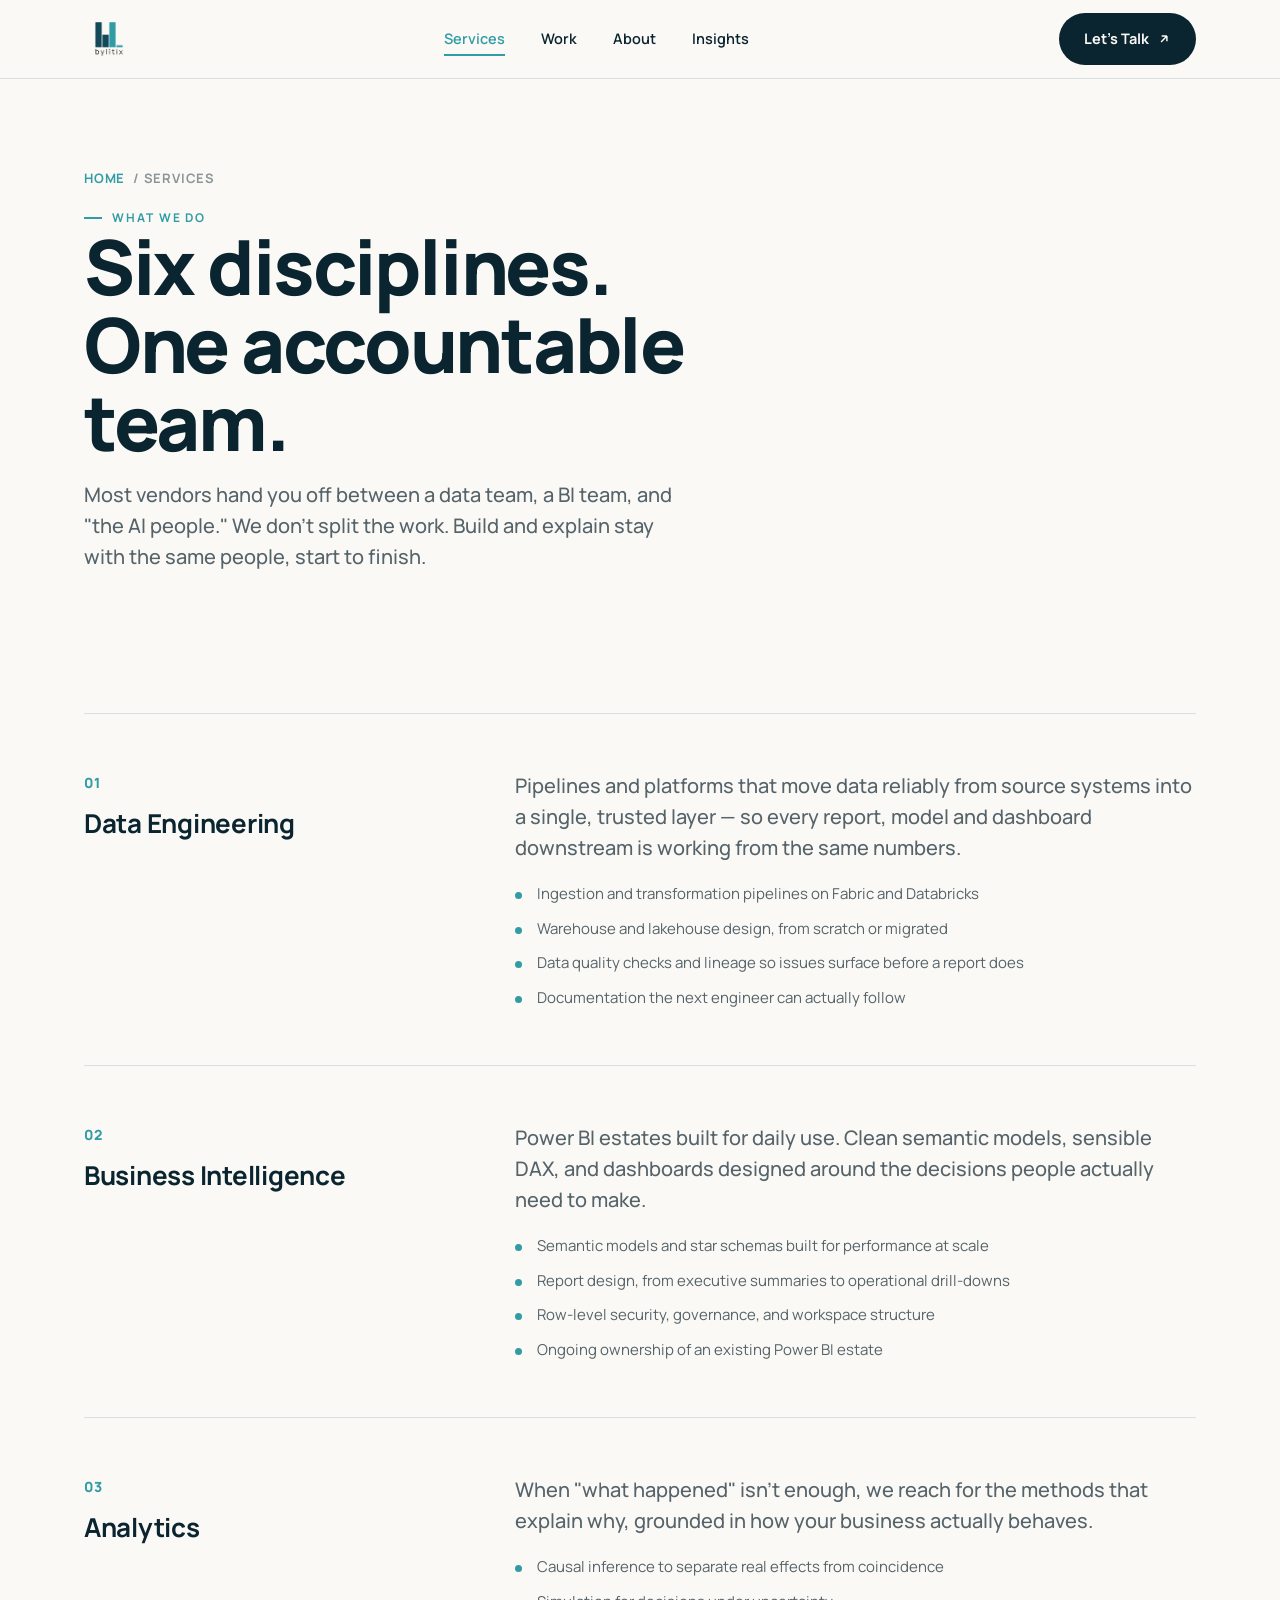
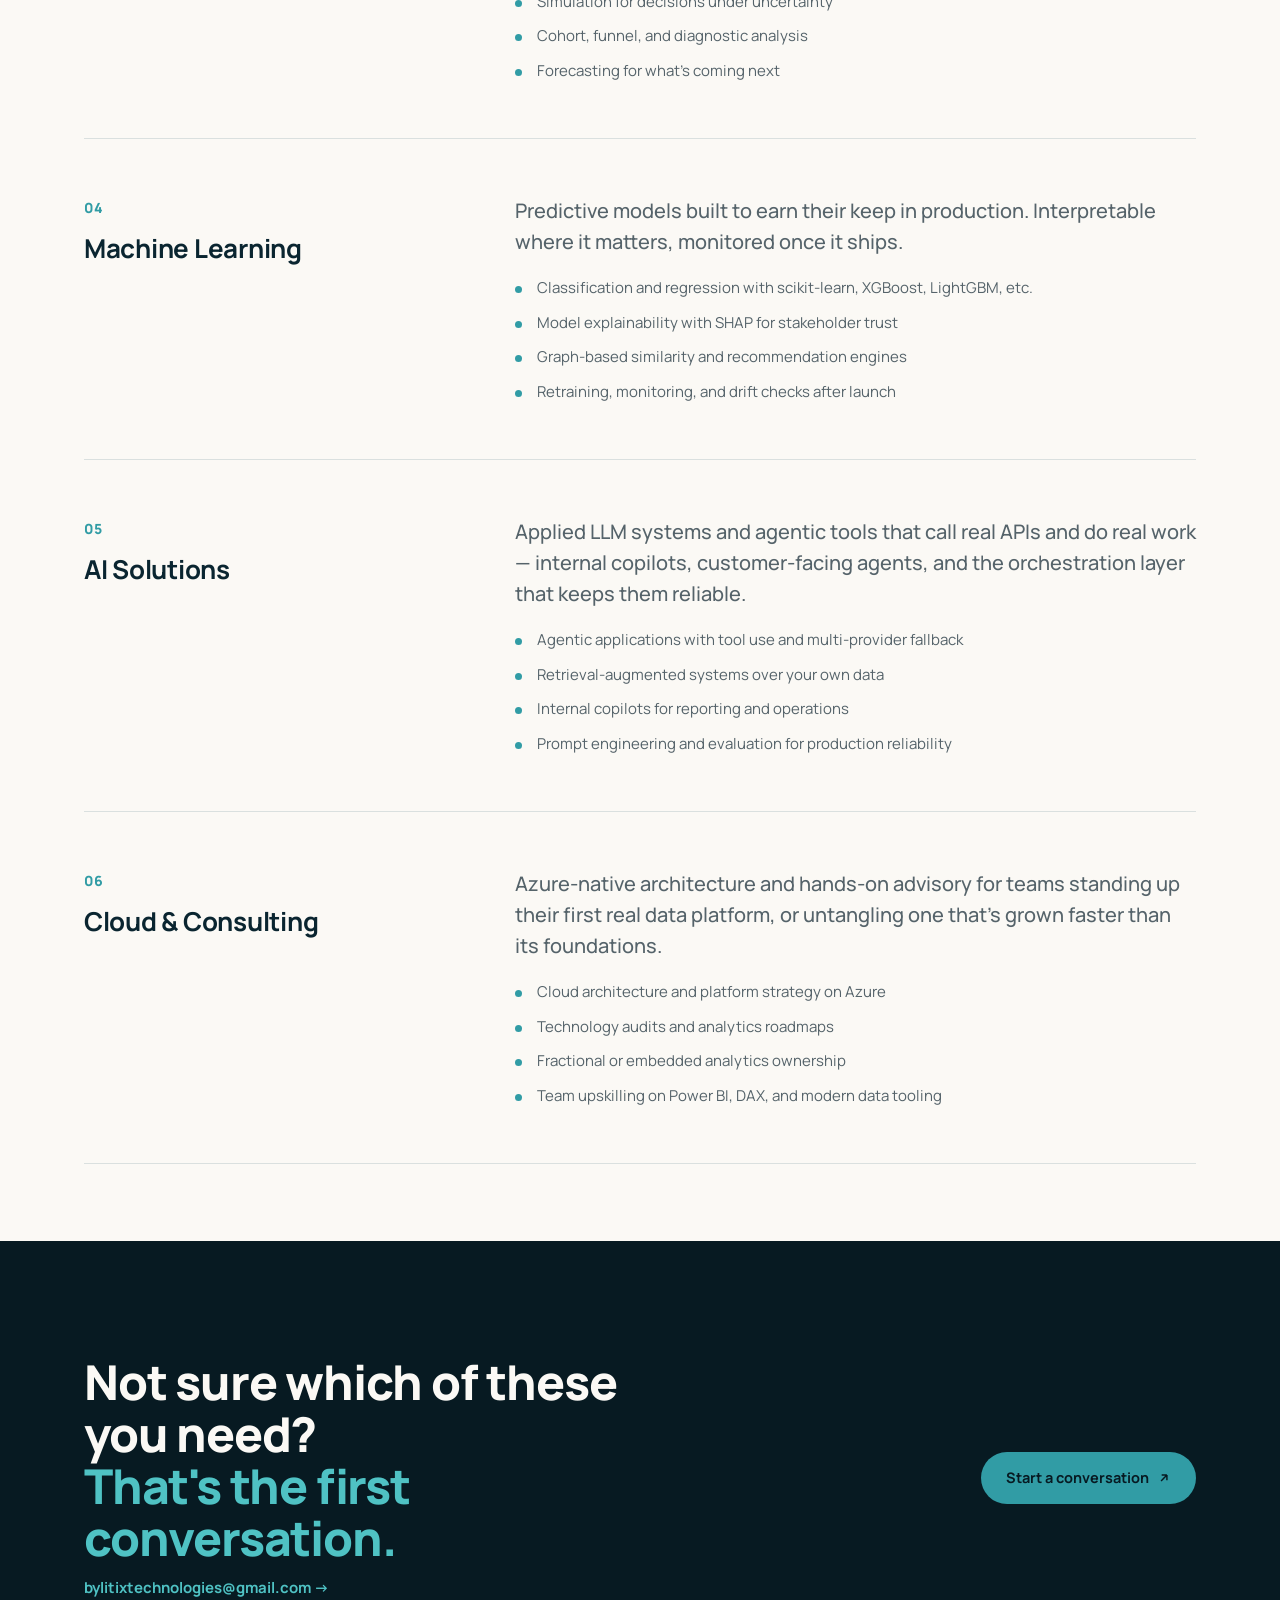
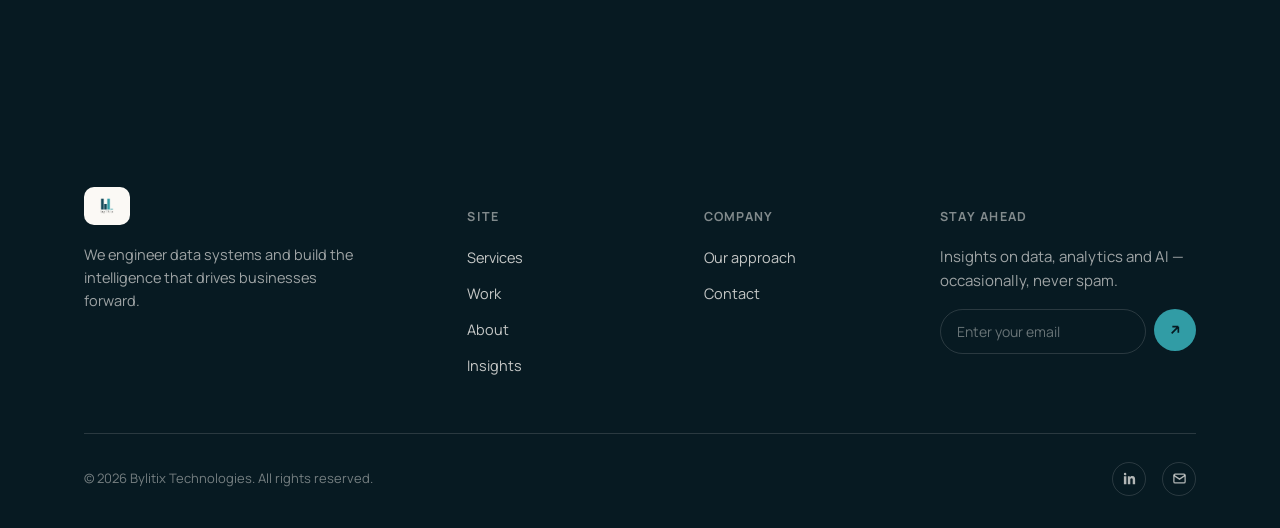
<file: services.html>
<!DOCTYPE html>
<html lang="en">
<head>
<meta charset="UTF-8">
<meta name="viewport" content="width=device-width, initial-scale=1.0">
<title>Services - Bylitix</title>
<meta name="description" content="Data engineering, business intelligence, analytics, machine learning, AI solutions and cloud consulting — six disciplines under one accountable team.">
<link rel="icon" href="assets/logo-light.png">
<link rel="stylesheet" href="css/style.css">
</head>
<body>

<header class="nav">
  <div class="wrap">
    <a href="index.html" class="nav-logo" aria-label="bylitix home">
      <img src="assets/logo-light.png" alt="bylitix">
    </a>
    <nav class="nav-links">
      <a href="services.html" aria-current="page">Services</a>
      <a href="work.html">Work</a>
      <a href="about.html">About</a>
      <a href="insights.html">Insights</a>
      <a href="contact.html" class="mobile-cta">Let's Talk →</a>
    </nav>
    <div class="nav-right">
      <a href="contact.html" class="btn btn-primary">
        Let's Talk
        <svg viewBox="0 0 24 24" fill="none" stroke="currentColor" stroke-width="2.5"><path d="M7 17L17 7M17 7H8M17 7V16"/></svg>
      </a>
      <button class="nav-burger" aria-label="Open menu" aria-expanded="false">
        <span></span><span></span><span></span>
      </button>
    </div>
  </div>
</header>

<section class="page-hero">
  <div class="wrap">
    <p class="breadcrumb"><a href="index.html">Home</a> / Services</p>
    <p class="eyebrow">What we do</p>
    <h1 class="h1">Six disciplines.<br>One accountable team.</h1>
    <p class="lede" style="margin-top:18px;">Most vendors hand you off between a data team, a BI team, and "the AI people." We don't split the work. Build and explain stay with the same people, start to finish.</p>
  </div>
</section>

<section class="section-tight">
  <div class="wrap">

    <div class="service-detail" data-reveal>
      <div>
        <span class="index">01</span>
        <h2 class="h3" style="font-size:26px; margin-top:10px;">Data Engineering</h2>
      </div>
      <div>
        <p class="lede" style="max-width:60ch;">Pipelines and platforms that move data reliably from source systems into a single, trusted layer — so every report, model and dashboard downstream is working from the same numbers.</p>
        <ul class="service-list">
          <li>Ingestion and transformation pipelines on Fabric and Databricks</li>
          <li>Warehouse and lakehouse design, from scratch or migrated</li>
          <li>Data quality checks and lineage so issues surface before a report does</li>
          <li>Documentation the next engineer can actually follow</li>
        </ul>
      </div>
    </div>

    <div class="service-detail" data-reveal>
      <div>
        <span class="index">02</span>
        <h2 class="h3" style="font-size:26px; margin-top:10px;">Business Intelligence</h2>
      </div>
      <div>
        <p class="lede" style="max-width:60ch;">Power BI estates built for daily use. Clean semantic models, sensible DAX, and dashboards designed around the decisions people actually need to make.</p>
        <ul class="service-list">
          <li>Semantic models and star schemas built for performance at scale</li>
          <li>Report design, from executive summaries to operational drill-downs</li>
          <li>Row-level security, governance, and workspace structure</li>
          <li>Ongoing ownership of an existing Power BI estate</li>
        </ul>
      </div>
    </div>

    <div class="service-detail" data-reveal>
      <div>
        <span class="index">03</span>
        <h2 class="h3" style="font-size:26px; margin-top:10px;">Analytics</h2>
      </div>
      <div>
        <p class="lede" style="max-width:60ch;">When "what happened" isn't enough, we reach for the methods that explain why, grounded in how your business actually behaves.</p>
        <ul class="service-list">
          <li>Causal inference to separate real effects from coincidence</li>
          <li>Simulation for decisions under uncertainty</li>
          <li>Cohort, funnel, and diagnostic analysis</li>
          <li>Forecasting for what's coming next</li>
        </ul>
      </div>
    </div>

    <div class="service-detail" data-reveal>
      <div>
        <span class="index">04</span>
        <h2 class="h3" style="font-size:26px; margin-top:10px;">Machine Learning</h2>
      </div>
      <div>
        <p class="lede" style="max-width:60ch;">Predictive models built to earn their keep in production. Interpretable where it matters, monitored once it ships.</p>
        <ul class="service-list">
          <li>Classification and regression with scikit-learn, XGBoost, LightGBM, etc.</li>
          <li>Model explainability with SHAP for stakeholder trust</li>
          <li>Graph-based similarity and recommendation engines</li>
          <li>Retraining, monitoring, and drift checks after launch</li>
        </ul>
      </div>
    </div>

    <div class="service-detail" data-reveal>
      <div>
        <span class="index">05</span>
        <h2 class="h3" style="font-size:26px; margin-top:10px;">AI Solutions</h2>
      </div>
      <div>
        <p class="lede" style="max-width:60ch;">Applied LLM systems and agentic tools that call real APIs and do real work — internal copilots, customer-facing agents, and the orchestration layer that keeps them reliable.</p>
        <ul class="service-list">
          <li>Agentic applications with tool use and multi-provider fallback</li>
          <li>Retrieval-augmented systems over your own data</li>
          <li>Internal copilots for reporting and operations</li>
          <li>Prompt engineering and evaluation for production reliability</li>
        </ul>
      </div>
    </div>

    <div class="service-detail" data-reveal>
      <div>
        <span class="index">06</span>
        <h2 class="h3" style="font-size:26px; margin-top:10px;">Cloud &amp; Consulting</h2>
      </div>
      <div>
        <p class="lede" style="max-width:60ch;">Azure-native architecture and hands-on advisory for teams standing up their first real data platform, or untangling one that's grown faster than its foundations.</p>
        <ul class="service-list">
          <li>Cloud architecture and platform strategy on Azure</li>
          <li>Technology audits and analytics roadmaps</li>
          <li>Fractional or embedded analytics ownership</li>
          <li>Team upskilling on Power BI, DAX, and modern data tooling</li>
        </ul>
      </div>
    </div>

  </div>
</section>

<section class="cta-band on-dark">
  <div class="wrap">
    <div>
      <h2 class="h2">Not sure which of these you need?<br><span style="color:var(--teal-bright)">That's the first conversation.</span></h2>
      <a href="mailto:bylitixtechnologies@gmail.com" class="cta-email">bylitixtechnologies@gmail.com →</a>
    </div>
    <a href="contact.html" class="btn btn-primary" style="background:var(--teal); color:var(--navy-black);">
      Start a conversation
      <svg viewBox="0 0 24 24" fill="none" stroke="currentColor" stroke-width="2.5"><path d="M7 17L17 7M17 7H8M17 7V16"/></svg>
    </a>
  </div>
</section>

<footer class="footer on-dark">
  <div class="wrap">
    <div class="footer-top">
      <div class="footer-brand">
        <span class="logo-chip"><img src="assets/logo-light.png" alt="bylitix"></span>
        <p>We engineer data systems and build the intelligence that drives businesses forward.</p>
      </div>
      <div class="footer-col">
        <h5>Site</h5>
        <ul>
          <li><a href="services.html">Services</a></li>
          <li><a href="work.html">Work</a></li>
          <li><a href="about.html">About</a></li>
          <li><a href="insights.html">Insights</a></li>
        </ul>
      </div>
      <div class="footer-col">
        <h5>Company</h5>
        <ul>
          <li><a href="about.html">Our approach</a></li>
          <li><a href="contact.html">Contact</a></li>
        </ul>
      </div>
      <div class="footer-col">
        <h5>Stay ahead</h5>
        <p class="body-sm" style="color:rgba(251,249,245,.62); margin-bottom:14px;">Insights on data, analytics and AI — occasionally, never spam.</p>
        <form class="footer-form" data-form action="https://formspree.io/f/mrpgblbp" method="POST">
          <input type="hidden" name="_subject" value="New newsletter signup from Bylitix website">
          <input type="email" name="email" placeholder="Enter your email" required aria-label="Email address" autocomplete="email">
          <button type="submit" aria-label="Subscribe">
            <svg viewBox="0 0 24 24" fill="none" stroke="currentColor" stroke-width="2.5"><path d="M7 17L17 7M17 7H8M17 7V16"/></svg>
          </button>
        </form>
      </div>
    </div>
    <div class="footer-bottom">
      <p>© <span id="year"></span> Bylitix Technologies. All rights reserved.</p>
      <div class="footer-social">
        <a href="https://www.linkedin.com/company/bylitix" aria-label="LinkedIn"><svg viewBox="0 0 24 24" fill="currentColor"><path d="M6.94 5a2 2 0 11-4-.002 2 2 0 014 .002zM7 8.48H3V21h4V8.48zM13.32 8.48H9.34V21h3.94v-6.57c0-1.45.28-2.85 2.08-2.85 1.78 0 1.8 1.66 1.8 2.94V21H21v-7.02c0-3.42-.74-6.05-4.73-6.05-1.92 0-3.2 1.05-3.73 2.05h-.05V8.48z"/></svg></a>
        <a href="mailto:bylitixtechnologies@gmail.com" aria-label="Email"><svg viewBox="0 0 24 24" fill="none" stroke="currentColor" stroke-width="2"><rect x="3" y="5" width="18" height="14" rx="2"/><path d="M3 7l9 6 9-6"/></svg></a>
      </div>
    </div>
  </div>
</footer>

<script src="js/main.js"></script>
</body>
</html>
</file>
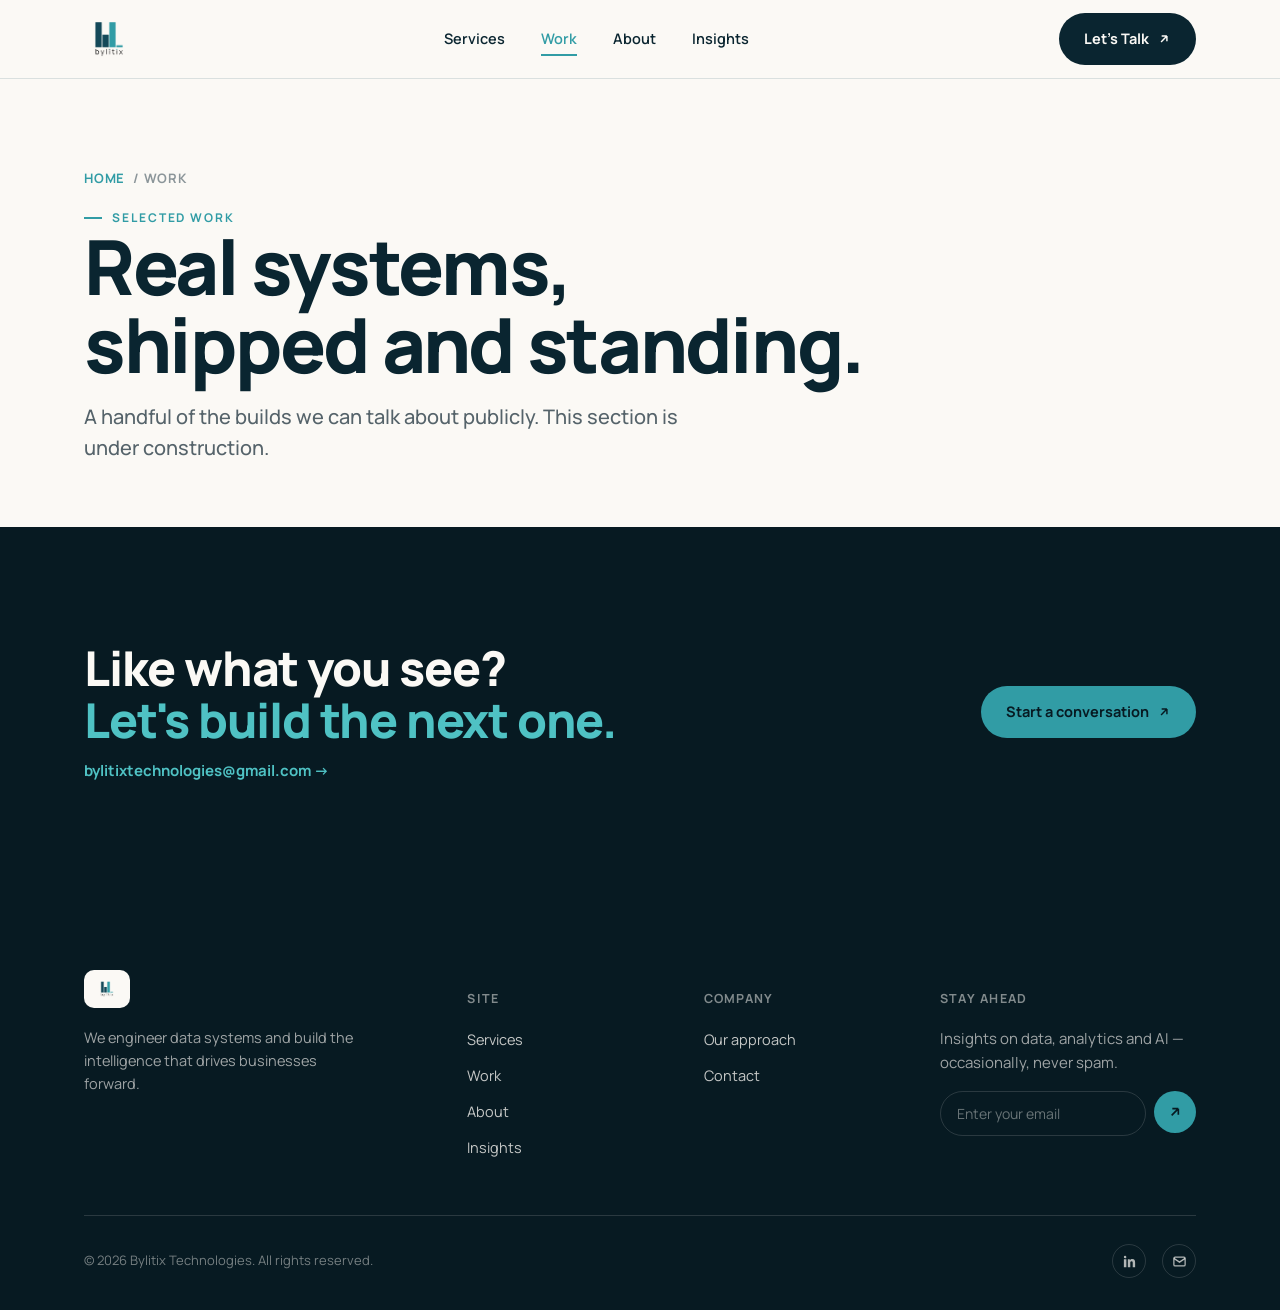
<file: work.html>
<!DOCTYPE html>
<html lang="en">
<head>
<meta charset="UTF-8">
<meta name="viewport" content="width=device-width, initial-scale=1.0">
<title>Work - Bylitix</title>
<meta name="description" content="Selected work from Bylitix — agentic AI marketplaces, graph-based ML engines, Power BI tooling, and enterprise analytics platforms.">
<link rel="icon" href="assets/logo-light.png">
<link rel="stylesheet" href="css/style.css">
</head>
<body>

<header class="nav">
  <div class="wrap">
    <a href="index.html" class="nav-logo" aria-label="bylitix home">
      <img src="assets/logo-light.png" alt="bylitix">
    </a>
    <nav class="nav-links">
      <a href="services.html">Services</a>
      <a href="work.html" aria-current="page">Work</a>
      <a href="about.html">About</a>
      <a href="insights.html">Insights</a>
      <a href="contact.html" class="mobile-cta">Let's Talk →</a>
    </nav>
    <div class="nav-right">
      <a href="contact.html" class="btn btn-primary">
        Let's Talk
        <svg viewBox="0 0 24 24" fill="none" stroke="currentColor" stroke-width="2.5"><path d="M7 17L17 7M17 7H8M17 7V16"/></svg>
      </a>
      <button class="nav-burger" aria-label="Open menu" aria-expanded="false">
        <span></span><span></span><span></span>
      </button>
    </div>
  </div>
</header>

<section class="page-hero">
  <div class="wrap">
    <p class="breadcrumb"><a href="index.html">Home</a> / Work</p>
    <p class="eyebrow">Selected work</p>
    <h1 class="h1">Real systems,<br>shipped and standing.</h1>
    <p class="lede" style="margin-top:18px;">A handful of the builds we can talk about publicly. This section is under construction.</p>
  </div>
</section>

<section class="cta-band on-dark">
  <div class="wrap">
    <div>
      <h2 class="h2">Like what you see?<br><span style="color:var(--teal-bright)">Let's build the next one.</span></h2>
      <a href="mailto:bylitixtechnologies@gmail.com" class="cta-email">bylitixtechnologies@gmail.com →</a>
    </div>
    <a href="contact.html" class="btn btn-primary" style="background:var(--teal); color:var(--navy-black);">
      Start a conversation
      <svg viewBox="0 0 24 24" fill="none" stroke="currentColor" stroke-width="2.5"><path d="M7 17L17 7M17 7H8M17 7V16"/></svg>
    </a>
  </div>
</section>

<footer class="footer on-dark">
  <div class="wrap">
    <div class="footer-top">
      <div class="footer-brand">
        <span class="logo-chip"><img src="assets/logo-light.png" alt="bylitix"></span>
        <p>We engineer data systems and build the intelligence that drives businesses forward.</p>
      </div>
      <div class="footer-col">
        <h5>Site</h5>
        <ul>
          <li><a href="services.html">Services</a></li>
          <li><a href="work.html">Work</a></li>
          <li><a href="about.html">About</a></li>
          <li><a href="insights.html">Insights</a></li>
        </ul>
      </div>
      <div class="footer-col">
        <h5>Company</h5>
        <ul>
          <li><a href="about.html">Our approach</a></li>
          <li><a href="contact.html">Contact</a></li>
        </ul>
      </div>
      <div class="footer-col">
        <h5>Stay ahead</h5>
        <p class="body-sm" style="color:rgba(251,249,245,.62); margin-bottom:14px;">Insights on data, analytics and AI — occasionally, never spam.</p>
        <form class="footer-form" data-form action="https://formspree.io/f/mrpgblbp" method="POST">
          <input type="hidden" name="_subject" value="New newsletter signup from Bylitix website">
          <input type="email" name="email" placeholder="Enter your email" required aria-label="Email address" autocomplete="email">
          <button type="submit" aria-label="Subscribe">
            <svg viewBox="0 0 24 24" fill="none" stroke="currentColor" stroke-width="2.5"><path d="M7 17L17 7M17 7H8M17 7V16"/></svg>
          </button>
        </form>
      </div>
    </div>
    <div class="footer-bottom">
      <p>© <span id="year"></span> Bylitix Technologies. All rights reserved.</p>
      <div class="footer-social">
        <a href="https://www.linkedin.com/company/bylitix" aria-label="LinkedIn"><svg viewBox="0 0 24 24" fill="currentColor"><path d="M6.94 5a2 2 0 11-4-.002 2 2 0 014 .002zM7 8.48H3V21h4V8.48zM13.32 8.48H9.34V21h3.94v-6.57c0-1.45.28-2.85 2.08-2.85 1.78 0 1.8 1.66 1.8 2.94V21H21v-7.02c0-3.42-.74-6.05-4.73-6.05-1.92 0-3.2 1.05-3.73 2.05h-.05V8.48z"/></svg></a>
        <a href="mailto:bylitixtechnologies@gmail.com" aria-label="Email"><svg viewBox="0 0 24 24" fill="none" stroke="currentColor" stroke-width="2"><rect x="3" y="5" width="18" height="14" rx="2"/><path d="M3 7l9 6 9-6"/></svg></a>
      </div>
    </div>
  </div>
</footer>

<script src="js/main.js"></script>
</body>
</html>
</file>
<file: css/style.css>
/* ==========================================================================
   Bylitix — Design System
   Palette sampled directly from the brand mark:
     cream  #FBF9F5   navy  #144959   teal  #319CA5   ink  #141414
   Typeface: Manrope throughout (weight + tracking carry the hierarchy).
   ========================================================================== */

@import url('https://fonts.googleapis.com/css2?family=Manrope:wght@400;500;600;700;800&display=swap');

:root{
  --cream:      #FBF9F5;
  --cream-deep: #F2ECE1;
  --navy:       #144959;
  --navy-deep:  #0A2530;
  --navy-black: #071A22;
  --teal:       #319CA5;
  --teal-bright:#4FC2C4;
  --ink:        #141414;
  --ink-soft:   #55636A;
  --ink-faint:  #8B9599;
  --line:       rgba(20,73,89,0.14);
  --line-dark:  rgba(251,249,245,0.14);
  --cream-rgb:  251,249,245;

  --font: 'Manrope', -apple-system, BlinkMacSystemFont, 'Segoe UI', sans-serif;

  --wrap: 1240px;
  --pad: clamp(24px, 5vw, 64px);

  --ease: cubic-bezier(.16,.84,.44,1);
}

/* ---------- Reset ---------- */
*, *::before, *::after{ box-sizing: border-box; }
html{ scroll-behavior: smooth; }
@media (prefers-reduced-motion: reduce){
  html{ scroll-behavior: auto; }
  *, *::before, *::after{ animation-duration: 0.001ms !important; animation-iteration-count: 1 !important; transition-duration: 0.001ms !important; scroll-behavior: auto !important; }
}
body{
  margin:0;
  font-family: var(--font);
  background: var(--cream);
  color: var(--ink);
  -webkit-font-smoothing: antialiased;
  line-height: 1.5;
}
img{ max-width:100%; display:block; }
a{ color: inherit; text-decoration:none; }
ul{ margin:0; padding:0; list-style:none; }
h1,h2,h3,h4,p,figure{ margin:0; }
button{ font-family: inherit; cursor:pointer; }
input, textarea{ font-family: inherit; }

:focus-visible{
  outline: 2px solid var(--teal);
  outline-offset: 3px;
  border-radius: 2px;
}

.wrap{
  max-width: var(--wrap);
  margin: 0 auto;
  padding-left: var(--pad);
  padding-right: var(--pad);
}

/* ---------- Type scale ---------- */
.eyebrow{
  font-size: 12px;
  font-weight: 700;
  letter-spacing: 0.16em;
  text-transform: uppercase;
  color: var(--teal);
  display:flex;
  align-items:center;
  gap:10px;
}
.eyebrow::before{
  content:'';
  width: 18px;
  height: 2px;
  background: var(--teal);
  display:inline-block;
}
.h1{
  font-size: clamp(40px, 6vw, 76px);
  font-weight: 800;
  line-height: 1.03;
  letter-spacing: -0.03em;
  color: var(--navy-deep);
}
.h2{
  font-size: clamp(30px, 4vw, 48px);
  font-weight: 800;
  line-height: 1.08;
  letter-spacing: -0.025em;
  color: var(--navy-deep);
}
.h3{
  font-size: clamp(20px, 2.4vw, 25px);
  font-weight: 700;
  letter-spacing: -0.01em;
  color: var(--navy-deep);
}
.lede{
  font-size: clamp(17px, 1.6vw, 20px);
  color: var(--ink-soft);
  font-weight: 500;
  line-height: 1.55;
  max-width: 46ch;
}
.body-sm{ font-size: 15px; color: var(--ink-soft); line-height: 1.6; }
.on-dark .h1, .on-dark .h2, .on-dark .h3{ color: var(--cream); }
.on-dark .lede, .on-dark .body-sm{ color: rgba(251,249,245,0.66); }
.on-dark .eyebrow{ color: var(--teal-bright); }

/* ---------- Buttons ---------- */
.btn{
  display:inline-flex;
  align-items:center;
  gap:8px;
  padding: 14px 24px;
  border-radius: 999px;
  font-weight: 700;
  font-size: 14.5px;
  border: 1px solid transparent;
  transition: transform .35s var(--ease), background .25s ease, color .25s ease, border-color .25s ease;
  white-space: nowrap;
}
.btn svg{ width:14px; height:14px; transition: transform .3s var(--ease); }
.btn:hover svg{ transform: translate(3px,-3px); }
.btn-primary{ background: var(--navy-deep); color: var(--cream); }
.btn-primary:hover{ background: var(--teal); color: var(--navy-black); }
.btn-ghost{ border-color: var(--line); color: var(--navy-deep); }
.btn-ghost:hover{ border-color: var(--navy-deep); }
.on-dark .btn-ghost{ border-color: var(--line-dark); color: var(--cream); }
.on-dark .btn-ghost:hover{ border-color: var(--teal-bright); }
.btn-text{
  display:inline-flex; align-items:center; gap:6px;
  font-weight:700; font-size:14.5px; color: var(--navy-deep);
  padding-bottom: 2px; border-bottom: 1px solid var(--line);
}
.btn-text svg{ width:12px; height:12px; transition: transform .3s var(--ease); }
.btn-text:hover svg{ transform: translate(3px,-3px); }
.on-dark .btn-text{ color: var(--cream); border-color: var(--line-dark); }

/* ---------- Nav ---------- */
.nav{
  position: sticky; top:0; z-index: 100;
  background: rgba(251,249,245,0.97);
  backdrop-filter: blur(10px);
  border-bottom: 1px solid var(--line);
}
.nav .wrap{
  display:flex; align-items:center; justify-content:space-between;
  height: 78px;
}
.nav-logo{ display:flex; align-items:center; gap:10px; }
.nav-logo img{ height: 50px; width:auto; }
.nav-links{ display:flex; align-items:center; gap: 36px; }
.nav-links a{
  font-size: 14.5px; font-weight: 600; color: var(--navy-deep);
  position:relative; padding: 6px 0;
}
.nav-links a::after{
  content:''; position:absolute; left:0; right:100%; bottom:0; height:2px;
  background: var(--teal); transition: right .3s var(--ease);
}
.nav-links a:hover::after, .nav-links a[aria-current="page"]::after{ right:0; }
.nav-links a[aria-current="page"]{ color: var(--teal); }
.nav-right{ display:flex; align-items:center; gap:28px; }
.mobile-cta{ display:none; }
.nav-burger{ display:none; background:none; border:none; padding:8px; }
.nav-burger span{ display:block; width:22px; height:2px; background:var(--navy-deep); margin:5px 0; transition: all .25s ease; }

/* ---------- Sections ---------- */
section{ padding: clamp(64px, 9vw, 128px) 0; }
.section-tight{ padding: clamp(48px, 6vw, 84px) 0; }
.on-dark{ background: var(--navy-black); color: var(--cream); }
.on-cream-deep{ background: var(--cream-deep); }
.section-head{
  display:flex; justify-content:space-between; align-items:flex-end; gap: 40px;
  margin-bottom: 56px;
}
.section-head .col{ max-width: 640px; }
.section-head .eyebrow{ margin-bottom:16px; }
.section-head .h2{ margin-bottom: 14px; }

/* ---------- Hero ---------- */
.hero{ padding-top: clamp(56px,8vw,96px); }
.hero .wrap{ display:grid; grid-template-columns: 1.05fr 0.95fr; gap: 48px; align-items:center; }
.hero-copy .eyebrow{ margin-bottom: 22px; }
.hero-copy .h1{ margin-bottom: 22px; }
.hero-actions{ display:flex; align-items:center; gap:22px; margin-top: 34px; flex-wrap:wrap; }
.hero-viz{ position:relative; }
.hero-viz svg{ width:100%; height:auto; overflow: visible; }

/* bar rise-in animation */
.bar{ transform-origin: bottom; animation: rise 1.1s var(--ease) both; }
@keyframes rise{ from{ transform: scaleY(0); } to{ transform: scaleY(1); } }
.dot{ opacity:0; animation: fadeUp .7s var(--ease) both; }
@keyframes fadeUp{ from{ opacity:0; transform: translateY(8px); } to{ opacity:1; transform: translateY(0); } }
.viz-line{ stroke-dasharray: 4 5; }

/* ---------- Logo strip / capability marquee ---------- */
.trust-strip{ border-top: 1px solid var(--line); border-bottom: 1px solid var(--line); }
.trust-strip .wrap{ display:flex; align-items:center; gap: 40px; padding-top:28px; padding-bottom:28px; flex-wrap: wrap; }
.trust-label{ font-size:12px; font-weight:700; letter-spacing:.14em; text-transform:uppercase; color: var(--ink-faint); max-width: 130px; }
.trust-items{ display:flex; gap: 36px; flex-wrap:wrap; align-items:center; }
.trust-items span{ font-size:14.5px; font-weight:600; color: var(--ink-soft); }

/* ---------- Capability / service cards ---------- */
.grid-6{ display:grid; grid-template-columns: repeat(3, 1fr); gap: 1px; background: var(--line); border: 1px solid var(--line); border-radius: 18px; overflow:hidden; }
.cap-card{ background: var(--cream); padding: 34px 30px; transition: background .3s ease; }
.cap-card:hover{ background: var(--cream-deep); }
.cap-icon{ width:38px; height:38px; margin-bottom:22px; color: var(--teal); }
.cap-card .h3{ margin-bottom:10px; }
.cap-card p{ font-size:14.5px; color: var(--ink-soft); line-height:1.55; }
.cap-num{ font-size:12px; font-weight:700; color: var(--ink-faint); letter-spacing:.08em; margin-bottom:16px; display:block; }

/* ---------- Data section (signature) ---------- */
.data-stage{
  position:relative;
  border: 1px solid var(--line-dark);
  border-radius: 22px;
  background: linear-gradient(180deg, var(--navy-deep), var(--navy-black));
  padding: clamp(28px,4vw,52px);
  overflow:hidden;
}
.data-grid{ display:grid; grid-template-columns: 0.9fr 1.1fr; gap: 48px; align-items:center; }
.data-canvas{ aspect-ratio: 4/3; position:relative; }
.data-canvas svg{ width:100%; height:100%; }
.data-toggle{ display:flex; gap:10px; margin-top:28px; flex-wrap:wrap; }
.data-toggle button{
  padding:10px 18px; border-radius:999px; border:1px solid var(--line-dark);
  background: transparent; color: rgba(251,249,245,0.7); font-size:13.5px; font-weight:700;
  transition: all .25s ease;
}
.data-toggle button[aria-pressed="true"]{ background: var(--teal); border-color: var(--teal); color: var(--navy-black); }
.data-node{ transition: cx .8s var(--ease), cy .8s var(--ease), r .5s var(--ease); }
.data-edge{ transition: opacity .5s var(--ease), x1 .8s var(--ease), y1 .8s var(--ease), x2 .8s var(--ease), y2 .8s var(--ease); }

/* ---------- Work / case studies ---------- */
.work-list{ display:flex; flex-direction:column; gap: 1px; background: var(--line-dark); border-top:1px solid var(--line-dark); }
.work-row{
  display:grid; grid-template-columns: 90px 1.1fr 1.4fr 140px; gap: 28px; align-items:center;
  padding: 30px 0; background: var(--navy-black); transition: background .3s ease;
}
.work-row:hover{ background: #0D2C38; }
.work-index{ font-size:14px; color: var(--teal-bright); font-weight:700; }
.work-tags{ display:flex; gap:8px; flex-wrap:wrap; margin-top:10px; }
.work-tags span{ font-size:12px; font-weight:700; letter-spacing:.04em; color: rgba(251,249,245,.55); border:1px solid var(--line-dark); border-radius:999px; padding:4px 10px; }
.work-arrow{ justify-self:end; width:34px; height:34px; border-radius:50%; border:1px solid var(--line-dark); display:flex; align-items:center; justify-content:center; transition: all .3s var(--ease); }
.work-row:hover .work-arrow{ background: var(--teal); border-color: var(--teal); transform: rotate(45deg); }
.work-arrow svg{ width:14px; height:14px; }

/* ---------- Principles ---------- */
.principles{ display:grid; grid-template-columns: repeat(4,1fr); gap: 32px; }
.principle .h3{ margin-bottom:10px; }
.principle-mark{ font-size:13px; font-weight:800; color: var(--teal); letter-spacing:.05em; margin-bottom:18px; display:block; }
.principle p{ font-size:14.5px; color:var(--ink-soft); line-height:1.6; }

/* ---------- Tech stack ---------- */
.tech-groups{ display:grid; grid-template-columns: repeat(4, 1fr); gap: 36px; }
.tech-group h4{ font-size:13px; font-weight:700; letter-spacing:.1em; text-transform:uppercase; color: var(--ink-faint); margin-bottom:18px; }
.tech-group ul{ display:flex; flex-direction:column; gap: 12px; }
.tech-group li{ font-size:16px; font-weight:600; color: var(--navy-deep); padding-bottom:12px; border-bottom:1px solid var(--line); }

/* ---------- Insights ---------- */
.insight-grid{ display:grid; grid-template-columns: repeat(3,1fr); gap: 28px; }
.insight-card{ border:1px solid var(--line); border-radius:18px; overflow:hidden; transition: transform .35s var(--ease), border-color .3s ease; background: var(--cream); }
.insight-card:hover{ transform: translateY(-6px); border-color: var(--teal); }
.insight-thumb{ aspect-ratio: 16/10; }
.insight-body{ padding: 24px 24px 28px; }
.insight-tag{ font-size:12px; font-weight:700; letter-spacing:.1em; text-transform:uppercase; color: var(--teal); margin-bottom:12px; display:block; }
.insight-body .h3{ margin-bottom:14px; }
.insight-meta{ font-size:13px; color: var(--ink-faint); font-weight:600; margin-top:16px; }

/* ---------- CTA band ---------- */
.cta-band .wrap{ display:flex; justify-content:space-between; align-items:center; gap:40px; flex-wrap:wrap; }
.cta-band .h2{ max-width: 560px; }
.cta-email{ font-size:15px; font-weight:700; color: var(--teal-bright); margin-top:14px; display:inline-block; }

/* ---------- Footer ---------- */
.footer{ padding-top: 72px; padding-bottom: 32px; }
.footer-top{ display:grid; grid-template-columns: 1.4fr 0.8fr 0.8fr 1fr; gap: 40px; padding-bottom: 56px; border-bottom:1px solid var(--line-dark); }
.logo-chip{ display:inline-flex; align-items:center; background:var(--cream); border-radius:10px; padding:8px 12px; margin-bottom:18px; }
.footer-brand .logo-chip img{ height:22px; margin:0; }
.footer-brand p{ font-size:14.5px; color: rgba(251,249,245,.62); max-width: 30ch; line-height:1.6; }
.footer-col h5{ font-size:12.5px; font-weight:700; letter-spacing:.1em; text-transform:uppercase; color: rgba(251,249,245,.5); margin-bottom:18px; }
.footer-col ul{ display:flex; flex-direction:column; gap:12px; }
.footer-col a{ font-size:14.5px; color: rgba(251,249,245,.78); transition: color .2s ease; }
.footer-col a:hover{ color: var(--teal-bright); }
.footer-form{ display:flex; gap:8px; margin-top:16px; }
.footer-form input{
  flex:1; background: transparent; border:1px solid var(--line-dark); border-radius:999px;
  padding: 12px 16px; color: var(--cream); font-size:14px;
}
.footer-form input::placeholder{ color: rgba(251,249,245,.4); }
.footer-form button{
  width:42px; height:42px; border-radius:50%; background: var(--teal); border:none; flex-shrink:0;
  display:flex; align-items:center; justify-content:center;
}
.footer-form button svg{ width:16px; height:16px; color: var(--navy-black); }
.footer-bottom{ display:flex; justify-content:space-between; align-items:center; padding-top: 28px; flex-wrap:wrap; gap:12px; }
.footer-bottom p{ font-size:13px; color: rgba(251,249,245,.45); }
.footer-social{ display:flex; gap:16px; }
.footer-social a{ width:34px; height:34px; border-radius:50%; border:1px solid var(--line-dark); display:flex; align-items:center; justify-content:center; }
.footer-social svg{ width:15px; height:15px; color: rgba(251,249,245,.7); }

/* ---------- Page hero (inner pages) ---------- */
.page-hero{ padding-top: clamp(56px,8vw,90px); padding-bottom: clamp(40px,5vw,64px); }
.page-hero .h1{ max-width: 16ch; }
.breadcrumb{ font-size:13px; font-weight:700; color: var(--ink-faint); letter-spacing:.06em; text-transform:uppercase; margin-bottom:20px; display:flex; gap:8px; align-items:center; }
.breadcrumb a{ color: var(--teal); }

/* ---------- Utility layouts ---------- */
.two-col{ display:grid; grid-template-columns: 1fr 1fr; gap: 56px; align-items:start; }
.stat-row{ display:grid; grid-template-columns: repeat(4,1fr); gap:28px; margin-top:48px; padding-top:40px; border-top:1px solid var(--line); }
.stat-num{ font-size: clamp(30px,3vw,42px); font-weight:800; color:var(--navy-deep); letter-spacing:-0.02em; }
.stat-label{ font-size:13.5px; color:var(--ink-soft); margin-top:8px; font-weight:600; }
.on-dark .stat-num{ color: var(--cream); }
.on-dark .stat-row{ border-color: var(--line-dark); }

/* Contact page */
.contact-grid{ display:grid; grid-template-columns: 1fr 1fr; gap:64px; align-items:start; }
.contact-brand{ display:flex; align-items:center; gap:20px; margin-bottom:26px; }
.brand-mark{
  width:72px; height:72px; border-radius:16px; background:var(--cream); color:var(--navy-black);
  display:flex; align-items:center; justify-content:center; font-size:30px; font-weight:800;
  letter-spacing:-.08em; box-shadow: 0 12px 28px rgba(5,12,18,.12);
}
.contact-brand p{
  margin:0; font-size: clamp(16px, 2vw, 24px); line-height:1.4; color:var(--navy-deep);
  letter-spacing:-.03em; max-width: 17ch;
}
.field{ display:flex; flex-direction:column; gap:8px; margin-bottom:22px; }
.field label{ font-size:13px; font-weight:700; color:var(--navy-deep); letter-spacing:.03em; }
.field input, .field textarea, .field select{
  border:1px solid var(--line); border-radius:12px; padding:14px 16px; font-size:15px;
  background: var(--cream); color:var(--ink); transition: border-color .2s ease;
}
.field input:focus, .field textarea:focus, .field select:focus{ border-color: var(--teal); outline:none; }
.field textarea{ resize:vertical; min-height:120px; }
.contact-info-card{ background: var(--navy-black); border-radius:22px; padding: 40px; color: var(--cream); }
.contact-row{ display:flex; align-items:flex-start; gap:16px; padding:18px 0; border-bottom:1px solid var(--line-dark); }
.contact-row:last-child{ border-bottom:none; }
.contact-row svg{ width:18px; height:18px; color: var(--teal-bright); margin-top:2px; flex-shrink:0; }
.contact-row .lbl{ font-size:12px; font-weight:700; letter-spacing:.08em; text-transform:uppercase; color: rgba(251,249,245,.5); margin-bottom:4px; }
.contact-row .val{ font-size:15px; font-weight:600; }

/* Services page */
.service-detail{ display:grid; grid-template-columns: 0.55fr 1fr; gap:56px; padding: 56px 0; border-top:1px solid var(--line); }
.service-detail:last-child{ border-bottom:1px solid var(--line); }
.service-detail .index{ font-size:14px; font-weight:800; color:var(--teal); letter-spacing:.06em; }
.service-list{ margin-top:20px; display:flex; flex-direction:column; gap:12px; }
.service-list li{ font-size:15px; color:var(--ink-soft); padding-left:22px; position:relative; }
.service-list li::before{ content:''; position:absolute; left:0; top:9px; width:7px; height:7px; border-radius:50%; background:var(--teal); }

/* About page */
.about-vals{ display:grid; grid-template-columns: repeat(2,1fr); gap:1px; background:var(--line); border:1px solid var(--line); border-radius:18px; overflow:hidden; margin-top: 20px;}
.about-val{ padding:32px; background:var(--cream); }

/* ==========================================================================
   Responsive
   ========================================================================== */
@media (max-width: 980px){
  .nav-links{ display:none; }
  .nav-right .btn-primary{ display:none; }
  .nav-burger{ display:block; }
  .mobile-cta{ display:inline-flex; margin-top:4px; background:var(--navy-deep); color:var(--cream); padding:12px 22px; border-radius:999px; font-weight:700; }
  .hero .wrap{ grid-template-columns: 1fr; }
  .hero-viz{ order:-1; max-width: 420px; margin: 0 auto 12px; }
  .grid-6{ grid-template-columns: repeat(2,1fr); }
  .data-grid{ grid-template-columns: 1fr; }
  .work-row{ grid-template-columns: 50px 1fr; }
  .work-row .h3{ grid-column: 2/3; }
  .work-tags{ grid-column: 2/3; }
  .work-arrow{ grid-column: 2/3; justify-self:start; margin-top:12px; }
  .principles{ grid-template-columns: repeat(2,1fr); }
  .tech-groups{ grid-template-columns: repeat(2,1fr); }
  .insight-grid{ grid-template-columns: 1fr; }
  .footer-top{ grid-template-columns: 1fr 1fr; row-gap:40px; }
  .two-col{ grid-template-columns:1fr; }
  .contact-grid{ grid-template-columns:1fr; }
  .service-detail{ grid-template-columns:1fr; gap:20px; }
  .about-vals{ grid-template-columns:1fr; }
  .stat-row{ grid-template-columns: repeat(2,1fr); row-gap:28px; }
}
@media (max-width: 620px){
  .grid-6{ grid-template-columns: 1fr; }
  .section-head{ flex-direction:column; align-items:flex-start; }
  .cta-band .wrap{ flex-direction:column; align-items:flex-start; }
  .principles{ grid-template-columns: 1fr; }
  .tech-groups{ grid-template-columns: 1fr; }
  .footer-top{ grid-template-columns: 1fr; }
  .trust-strip .wrap{ flex-direction:column; align-items:flex-start; gap:18px; }
}
</file>
